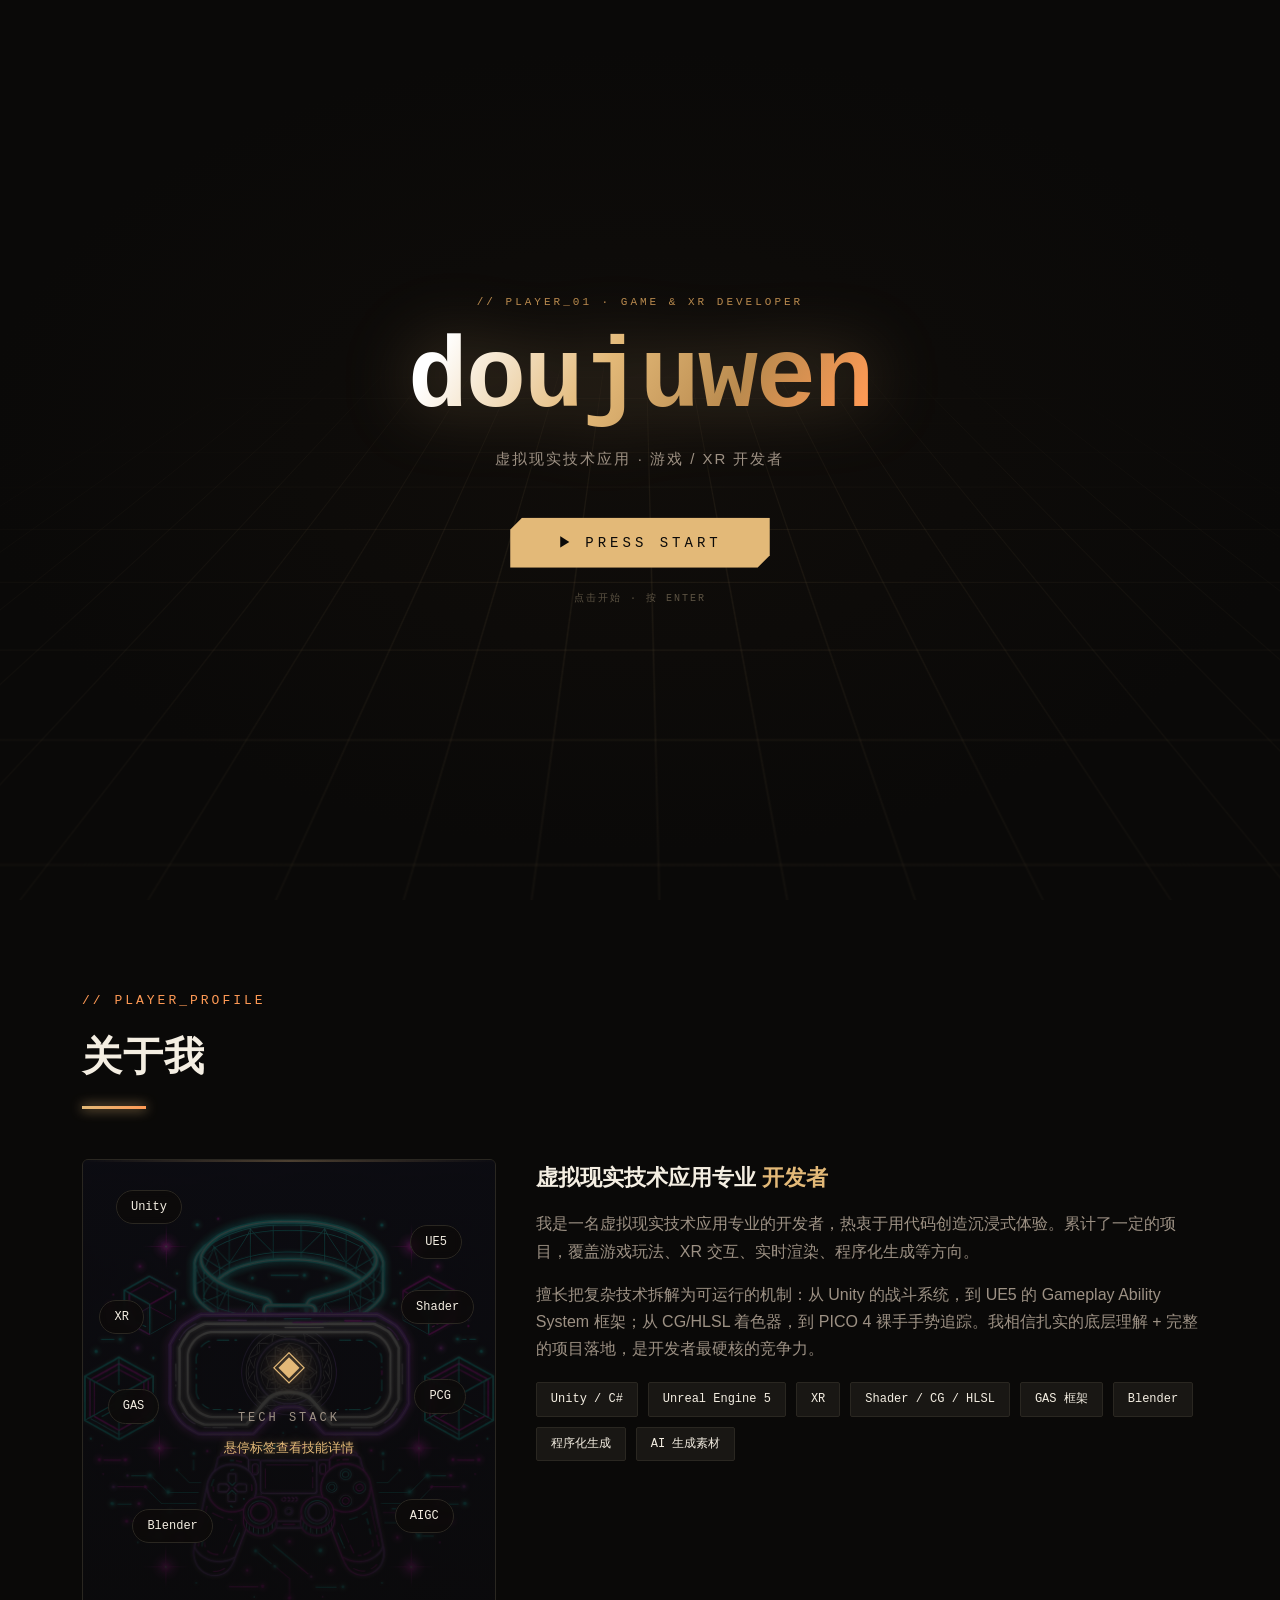
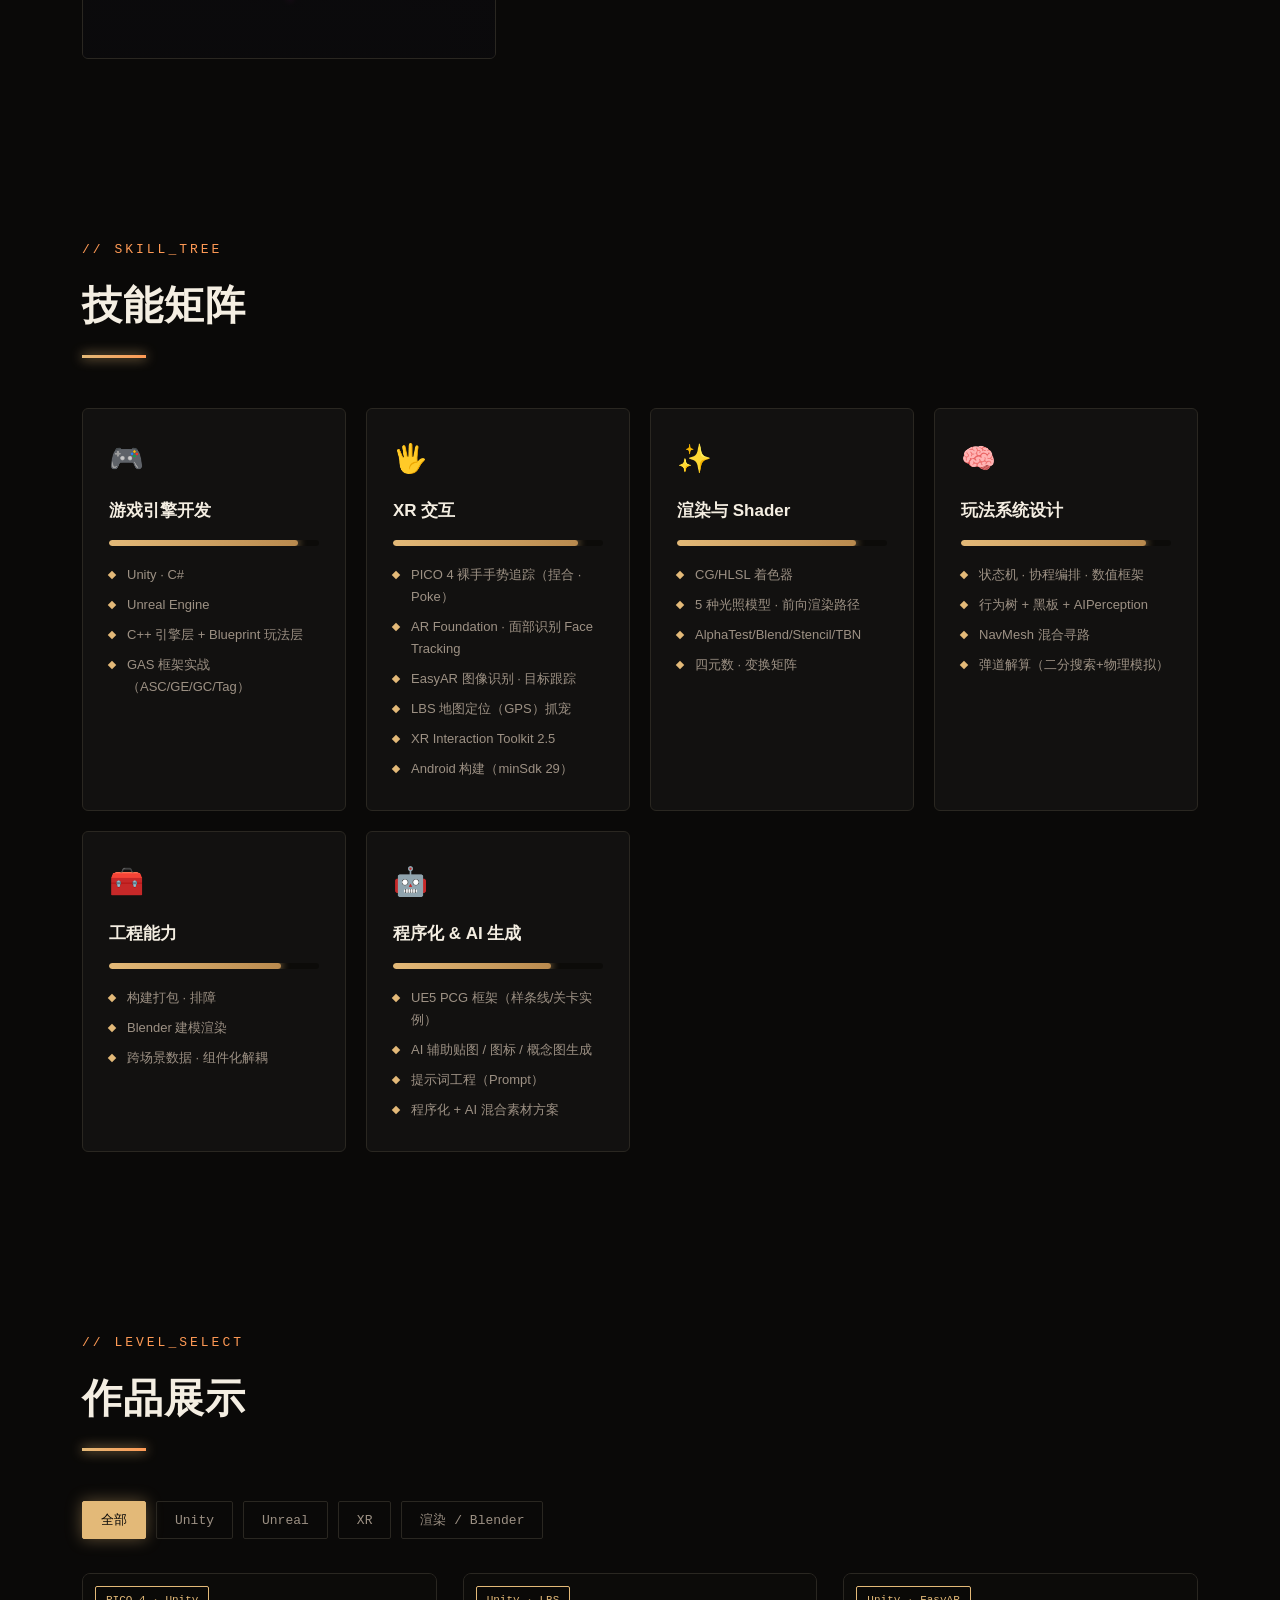
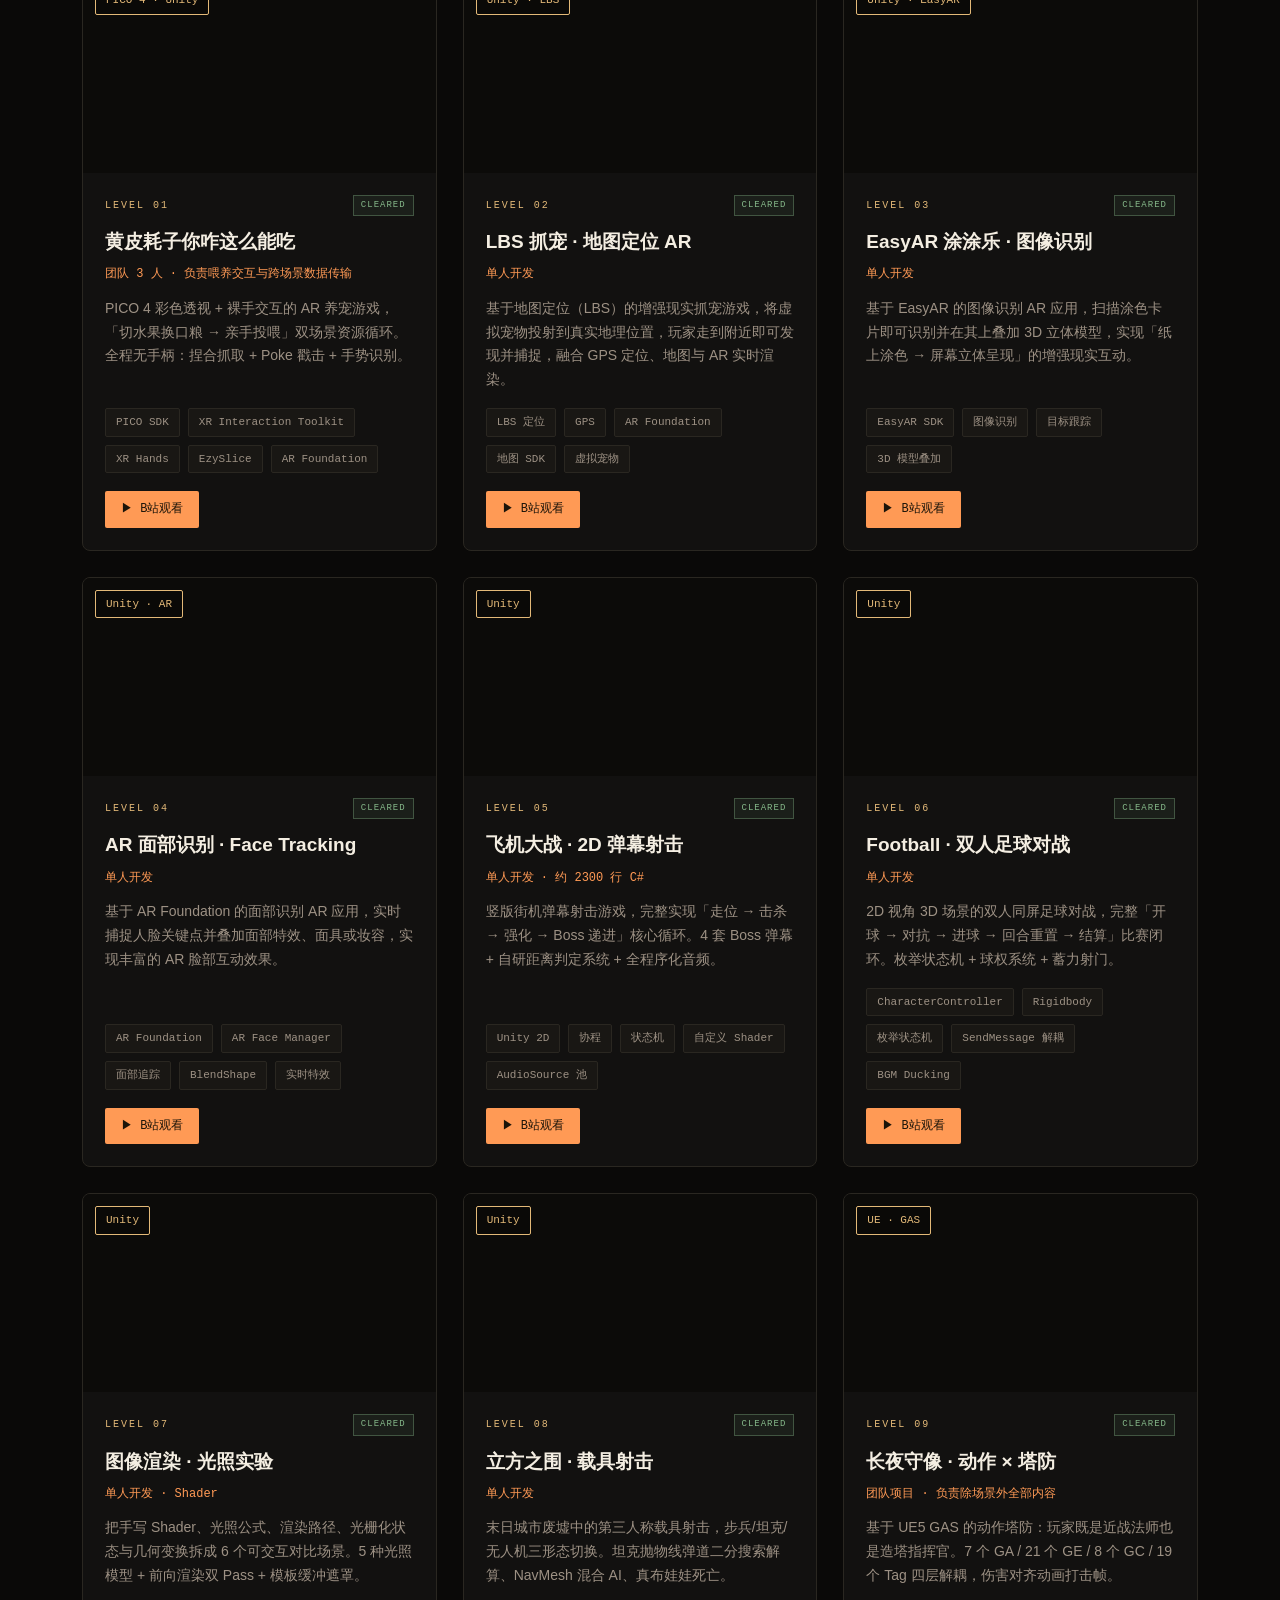
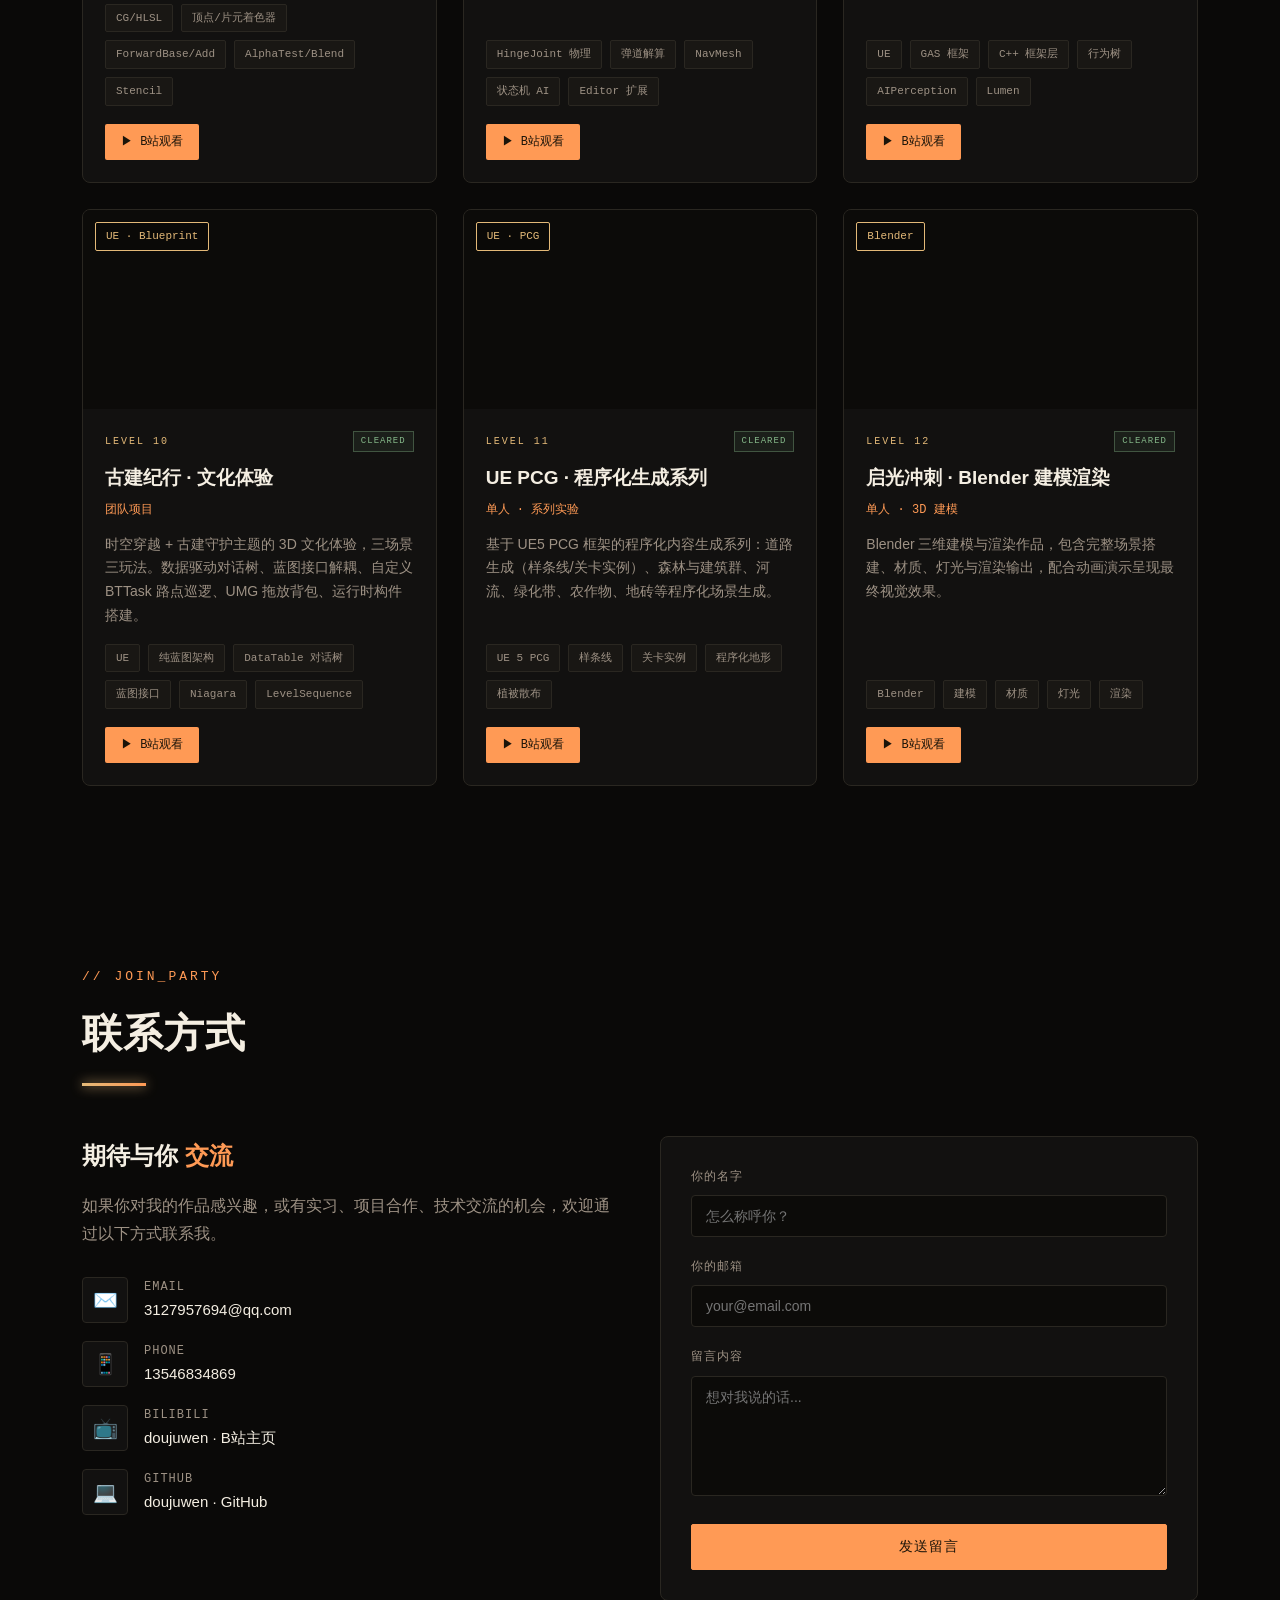
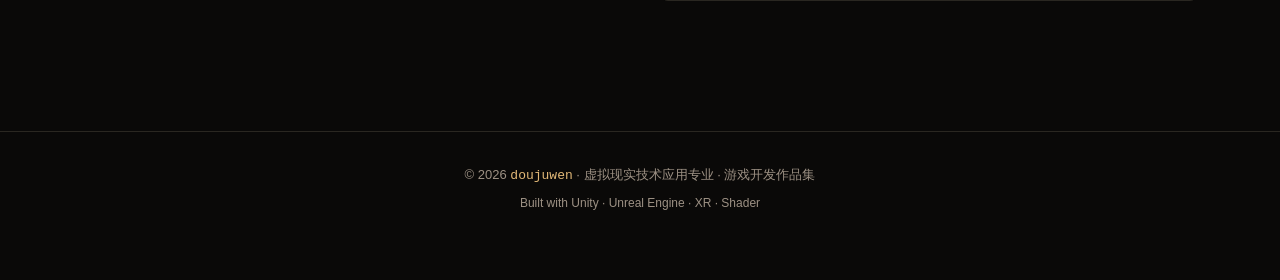
<file: index.html>
<!DOCTYPE html>
<html lang="zh-CN">
<head>
<meta charset="UTF-8">
<meta name="viewport" content="width=device-width, initial-scale=1.0">
<title>doujuwen 作品集 | 游戏开发 · XR · 虚拟现实</title>
<meta name="description" content="doujuwen 的个人作品集：虚拟现实技术应用专业开发者，专注 Unity、Unreal Engine、XR 交互、Shader 渲染、Blender 与程序化生成，共 12 个完整项目。">
<meta name="author" content="doujuwen">
<meta name="theme-color" content="#0a0908">
<!-- Open Graph（微信/QQ/微博分享卡片） -->
<meta property="og:type" content="website">
<meta property="og:title" content="doujuwen 作品集 | 游戏开发 · AR · 虚拟现实">
<meta property="og:description" content="Unity、Unreal Engine、XR、Shader、Blender 等 12 个完整项目展示">
<meta property="og:url" content="https://doujuwen.me/">
<meta property="og:image" content="https://doujuwen.me/images/cyber-bg.png">
<meta property="og:site_name" content="doujuwen 作品集">
<!-- Twitter Card -->
<meta name="twitter:card" content="summary_large_image">
<meta name="twitter:title" content="doujuwen 作品集 | 游戏开发 · XR · 虚拟现实">
<meta name="twitter:description" content="Unity、Unreal Engine、XR、Shader、Blender 等 12 个完整项目展示">
<meta name="twitter:image" content="https://doujuwen.me/images/cyber-bg.png">
<link rel="icon" href="data:image/svg+xml,%3Csvg xmlns='http://www.w3.org/2000/svg' viewBox='0 0 32 32'%3E%3Crect width='32' height='32' rx='7' fill='%230a0908'/%3E%3Cpath d='M10 7v18M10 7h7a9 9 0 0 1 0 18h-7' fill='none' stroke='%23e3b978' stroke-width='3.2' stroke-linecap='round'/%3E%3C/svg%3E">
<link rel="stylesheet" href="style.css">
</head>
<body>
<div class="scanline"></div>
<canvas id="bgCanvas"></canvas>
<!-- 背景：液态金流光 -->
<div class="bg-aurora" aria-hidden="true"><span></span><span></span></div>
<!-- 背景：透视网格地面 + 地平线 -->
<div class="bg-floor" aria-hidden="true"></div>
<div class="bg-horizon" aria-hidden="true"></div>

<!-- ===== 加载界面 ===== -->
<div class="boot" id="boot">
  <div class="boot-inner">
    <div class="boot-brand">doujuwen<span>.dev</span></div>
    <div class="boot-bar"><i id="bootBar"></i></div>
    <div class="boot-row">
      <span id="bootText">正在初始化引擎...</span>
      <span id="bootPct">0%</span>
    </div>
    <div class="boot-hint">SYSTEM BOOT SEQUENCE<span class="boot-cursor"></span></div>
  </div>
</div>

<!-- ===== 开始界面 ===== -->
<div class="title" id="title">
  <div class="title-grid"></div>
  <div class="title-inner">
    <div class="title-eyebrow">// PLAYER_01 · GAME &amp; XR DEVELOPER</div>
    <h1 class="title-name">doujuwen</h1>
    <div class="title-sub">虚拟现实技术应用 · 游戏 / XR 开发者</div>
    <button class="start-btn" id="startBtn"><span class="start-icon">▶</span>PRESS START</button>
    <div class="title-hint">点击开始 · 按 ENTER</div>
  </div>
</div>

<header class="hud">
  <div class="hud-player">
    <span class="hud-dot"></span>
    <span class="hud-id">PLAYER_01</span>
    <span class="hud-name">doujuwen</span>
  </div>
  <nav class="hud-nav" id="hudNav">
    <a href="#home" class="active"><i>01</i>HOME</a>
    <a href="#about"><i>02</i>PROFILE</a>
    <a href="#skills"><i>03</i>SKILLS</a>
    <a href="#projects"><i>04</i>LEVELS</a>
    <a href="#contact"><i>05</i>PARTY</a>
  </nav>
  <div class="hud-status">
    <span class="hud-lv">LV.24</span>
    <div class="hud-xp"><i style="width:64%"></i></div>
  </div>
  <button class="hud-toggle" id="hudToggle" aria-label="菜单">☰</button>
</header>

<section id="home" class="hero">
  <div class="hero-left">
    <div class="hero-tag">VIRTUAL REALITY · GAME DEV · XR</div>
    <h1>虚拟现实技术应用<br><span class="gradient-text">游戏开发作品集</span></h1>
    <p class="sub">专注于 Unity / Unreal Engine 游戏开发、XR开发、程序化生成与 3D 建模。从玩法设计到引擎底层，从裸手交互到光线追踪，用代码构建沉浸式世界。</p>
    <div class="hero-cta">
      <a href="#projects" class="btn solid">查看作品</a>
      <a href="#about" class="btn">了解我</a>
    </div>
  </div>
  <div class="hero-right">
    <canvas id="hero3d"></canvas>
    <div class="hero-3d-hint">拖动旋转 · DRAG TO ORBIT</div>
  </div>
  <div class="scroll-hint">▼ SCROLL</div>
</section>

<section id="about">
  <div class="sec-head">
    <div class="eyebrow">// PLAYER_PROFILE</div>
    <h2>关于我</h2>
    <div class="bar"></div>
  </div>
  <div class="about-grid">
    <div class="holo-panel" id="holoPanel">
      <div class="corner tl"></div><div class="corner tr"></div>
      <div class="corner bl"></div><div class="corner br"></div>
      <div class="holo-bg"></div>
      <div class="holo-overlay"></div>
      <div class="holo-scan"></div>
      <div class="holo-center">
        <div class="holo-center-icon">◈</div>
        <div class="holo-center-title">TECH STACK</div>
        <div class="holo-center-desc" id="holoDesc">悬停标签查看技能详情</div>
      </div>
      <div class="holo-tags">
        <span class="holo-tag" style="top:6%;left:8%;animation-delay:0s" data-desc="8 个完整项目 · C# 玩法开发">Unity</span>
        <span class="holo-tag" style="top:13%;right:8%;animation-delay:.3s" data-desc="GAS 框架 · C++ 引擎层 + Blueprint">UE5</span>
        <span class="holo-tag" style="top:28%;left:4%;animation-delay:.6s" data-desc="PICO 4 裸手交互 · XR 交互工具包">XR</span>
        <span class="holo-tag" style="top:26%;right:5%;animation-delay:.9s" data-desc="CG/HLSL 着色器">Shader</span>
        <span class="holo-tag" style="top:46%;left:6%;animation-delay:1.2s" data-desc="Gameplay Ability System 技能框架">GAS</span>
        <span class="holo-tag" style="top:44%;right:7%;animation-delay:1.5s" data-desc="程序化内容生成 · 样条线 / 关卡实例">PCG</span>
        <span class="holo-tag" style="top:70%;left:12%;animation-delay:1.8s" data-desc="三维建模 · 材质 · 灯光渲染">Blender</span>
        <span class="holo-tag" style="top:68%;right:10%;animation-delay:2.1s" data-desc="AI 辅助生成贴图 / 图标 / 概念图">AIGC</span>
      </div>
    </div>
    <div class="about-text">
      <h3>虚拟现实技术应用专业 <span>开发者</span></h3>
      <p>我是一名虚拟现实技术应用专业的开发者，热衷于用代码创造沉浸式体验。累计了一定的项目，覆盖游戏玩法、XR 交互、实时渲染、程序化生成等方向。</p>
      <p>擅长把复杂技术拆解为可运行的机制：从 Unity 的战斗系统，到 UE5 的 Gameplay Ability System 框架；从 CG/HLSL 着色器，到 PICO 4 裸手手势追踪。我相信扎实的底层理解 + 完整的项目落地，是开发者最硬核的竞争力。</p>
      <div class="about-tags">
        <span>Unity / C#</span>
        <span>Unreal Engine 5</span>
        <span>XR</span>
        <span>Shader / CG / HLSL</span>
        <span>GAS 框架</span>
        <span>Blender</span>
        <span>程序化生成</span>
        <span>AI 生成素材</span>
      </div>
    </div>
  </div>
</section>

<section id="skills">
  <div class="sec-head">
    <div class="eyebrow">// SKILL_TREE</div>
    <h2>技能矩阵</h2>
    <div class="bar"></div>
  </div>
  <div class="skill-grid">
    <div class="skill-card">
      <div class="icon">🎮</div>
      <h4>游戏引擎开发</h4>
      <div class="skill-bar"><i style="width:90%"></i></div>
      <ul>
        <li>Unity · C#</li>
        <li>Unreal Engine</li>
        <li>C++ 引擎层 + Blueprint 玩法层</li>
        <li>GAS 框架实战（ASC/GE/GC/Tag）</li>
      </ul>
    </div>
    <div class="skill-card">
      <div class="icon">🖐️</div>
      <h4>XR 交互</h4>
      <div class="skill-bar"><i style="width:88%"></i></div>
      <ul>
        <li>PICO 4 裸手手势追踪（捏合 · Poke）</li>
        <li>AR Foundation · 面部识别 Face Tracking</li>
        <li>EasyAR 图像识别 · 目标跟踪</li>
        <li>LBS 地图定位（GPS）抓宠</li>
        <li>XR Interaction Toolkit 2.5</li>
        <li>Android 构建（minSdk 29）</li>
      </ul>
    </div>
    <div class="skill-card">
      <div class="icon">✨</div>
      <h4>渲染与 Shader</h4>
      <div class="skill-bar"><i style="width:85%"></i></div>
      <ul>
        <li>CG/HLSL 着色器</li>
        <li>5 种光照模型 · 前向渲染路径</li>
        <li>AlphaTest/Blend/Stencil/TBN</li>
        <li>四元数 · 变换矩阵</li>
      </ul>
    </div>
    <div class="skill-card">
      <div class="icon">🧠</div>
      <h4>玩法系统设计</h4>
      <div class="skill-bar"><i style="width:88%"></i></div>
      <ul>
        <li>状态机 · 协程编排 · 数值框架</li>
        <li>行为树 + 黑板 + AIPerception</li>
        <li>NavMesh 混合寻路</li>
        <li>弹道解算（二分搜索+物理模拟）</li>
      </ul>
    </div>
    <div class="skill-card">
      <div class="icon">🧰</div>
      <h4>工程能力</h4>
      <div class="skill-bar"><i style="width:82%"></i></div>
      <ul>
        <li>构建打包 · 排障</li>
        <li>Blender 建模渲染</li>
        <li>跨场景数据 · 组件化解耦</li>
      </ul>
    </div>
    <div class="skill-card">
      <div class="icon">🤖</div>
      <h4>程序化 & AI 生成</h4>
      <div class="skill-bar"><i style="width:75%"></i></div>
      <ul>
        <li>UE5 PCG 框架（样条线/关卡实例）</li>
        <li>AI 辅助贴图 / 图标 / 概念图生成</li>
        <li>提示词工程（Prompt）</li>
        <li>程序化 + AI 混合素材方案</li>
      </ul>
    </div>
  </div>
</section>

<section id="projects">
  <div class="sec-head">
    <div class="eyebrow">// LEVEL_SELECT</div>
    <h2>作品展示</h2>
    <div class="bar"></div>
  </div>
  <div class="filter-bar">
    <button class="filter-btn active" data-filter="all">全部</button>
    <button class="filter-btn" data-filter="unity">Unity</button>
    <button class="filter-btn" data-filter="ue">Unreal</button>
    <button class="filter-btn" data-filter="ar">XR</button>
    <button class="filter-btn" data-filter="render">渲染 / Blender</button>
  </div>
  <div class="projects-grid" id="projectsGrid">

    <div class="project-card" data-category="ar">
      <div class="project-media">
        <span class="engine-badge">PICO 4 · Unity</span>
        <iframe src="https://player.bilibili.com/player.html?bvid=BV1wM4A6UEQ6&autoplay=0&danmaku=0" allowfullscreen loading="lazy"></iframe>
      </div>
      <div class="project-body">
        <div class="level-head"><span class="level-no">LEVEL 01</span><span class="level-status">CLEARED</span></div>
        <h3>黄皮耗子你咋这么能吃</h3>
        <div class="role">团队 3 人 · 负责喂养交互与跨场景数据传输</div>
        <p class="desc">PICO 4 彩色透视 + 裸手交互的 AR 养宠游戏，「切水果换口粮 → 亲手投喂」双场景资源循环。全程无手柄：捏合抓取 + Poke 戳击 + 手势识别。</p>
        <div class="tech">
          <span>PICO SDK</span><span>XR Interaction Toolkit</span><span>XR Hands</span><span>EzySlice</span><span>AR Foundation</span>
        </div>
        <div class="project-links">
          <a class="link-bili" href="https://www.bilibili.com/video/BV1wM4A6UEQ6" data-bvid="BV1wM4A6UEQ6">▶ B站观看</a>
        </div>
      </div>
    </div>

    <div class="project-card" data-category="ar">
      <div class="project-media">
        <span class="engine-badge">Unity · LBS</span>
        <iframe src="https://player.bilibili.com/player.html?bvid=BV1mR436EEEJ&autoplay=0&danmaku=0" allowfullscreen loading="lazy"></iframe>
      </div>
      <div class="project-body">
        <div class="level-head"><span class="level-no">LEVEL 02</span><span class="level-status">CLEARED</span></div>
        <h3>LBS 抓宠 · 地图定位 AR</h3>
        <div class="role">单人开发</div>
        <p class="desc">基于地图定位（LBS）的增强现实抓宠游戏，将虚拟宠物投射到真实地理位置，玩家走到附近即可发现并捕捉，融合 GPS 定位、地图与 AR 实时渲染。</p>
        <div class="tech">
          <span>LBS 定位</span><span>GPS</span><span>AR Foundation</span><span>地图 SDK</span><span>虚拟宠物</span>
        </div>
        <div class="project-links">
          <a class="link-bili" href="https://www.bilibili.com/video/BV1mR436EEEJ" data-bvid="BV1mR436EEEJ">▶ B站观看</a>
        </div>
      </div>
    </div>

    <div class="project-card" data-category="ar">
      <div class="project-media">
        <span class="engine-badge">Unity · EasyAR</span>
        <iframe src="https://player.bilibili.com/player.html?bvid=BV1mR436EELs&autoplay=0&danmaku=0" allowfullscreen loading="lazy"></iframe>
      </div>
      <div class="project-body">
        <div class="level-head"><span class="level-no">LEVEL 03</span><span class="level-status">CLEARED</span></div>
        <h3>EasyAR 涂涂乐 · 图像识别</h3>
        <div class="role">单人开发</div>
        <p class="desc">基于 EasyAR 的图像识别 AR 应用，扫描涂色卡片即可识别并在其上叠加 3D 立体模型，实现「纸上涂色 → 屏幕立体呈现」的增强现实互动。</p>
        <div class="tech">
          <span>EasyAR SDK</span><span>图像识别</span><span>目标跟踪</span><span>3D 模型叠加</span>
        </div>
        <div class="project-links">
          <a class="link-bili" href="https://www.bilibili.com/video/BV1mR436EELs" data-bvid="BV1mR436EELs">▶ B站观看</a>
        </div>
      </div>
    </div>

    <div class="project-card" data-category="ar">
      <div class="project-media">
        <span class="engine-badge">Unity · AR</span>
        <iframe src="https://player.bilibili.com/player.html?bvid=BV1Cw4G6CEfj&autoplay=0&danmaku=0" allowfullscreen loading="lazy"></iframe>
      </div>
      <div class="project-body">
        <div class="level-head"><span class="level-no">LEVEL 04</span><span class="level-status">CLEARED</span></div>
        <h3>AR 面部识别 · Face Tracking</h3>
        <div class="role">单人开发</div>
        <p class="desc">基于 AR Foundation 的面部识别 AR 应用，实时捕捉人脸关键点并叠加面部特效、面具或妆容，实现丰富的 AR 脸部互动效果。</p>
        <div class="tech">
          <span>AR Foundation</span><span>AR Face Manager</span><span>面部追踪</span><span>BlendShape</span><span>实时特效</span>
        </div>
        <div class="project-links">
          <a class="link-bili" href="https://www.bilibili.com/video/BV1Cw4G6CEfj" data-bvid="BV1Cw4G6CEfj">▶ B站观看</a>
        </div>
      </div>
    </div>

    <div class="project-card" data-category="unity">
      <div class="project-media">
        <span class="engine-badge">Unity</span>
        <iframe src="https://player.bilibili.com/player.html?bvid=BV1wM4A6UEDg&autoplay=0&danmaku=0" allowfullscreen loading="lazy"></iframe>
      </div>
      <div class="project-body">
        <div class="level-head"><span class="level-no">LEVEL 05</span><span class="level-status">CLEARED</span></div>
        <h3>飞机大战 · 2D 弹幕射击</h3>
        <div class="role">单人开发 · 约 2300 行 C#</div>
        <p class="desc">竖版街机弹幕射击游戏，完整实现「走位 → 击杀 → 强化 → Boss 递进」核心循环。4 套 Boss 弹幕 + 自研距离判定系统 + 全程序化音频。</p>
        <div class="tech">
          <span>Unity 2D</span><span>协程</span><span>状态机</span><span>自定义 Shader</span><span>AudioSource 池</span>
        </div>
        <div class="project-links">
          <a class="link-bili" href="https://www.bilibili.com/video/BV1wM4A6UEDg" data-bvid="BV1wM4A6UEDg">▶ B站观看</a>
        </div>
      </div>
    </div>

    <div class="project-card" data-category="unity">
      <div class="project-media">
        <span class="engine-badge">Unity</span>
        <iframe src="https://player.bilibili.com/player.html?bvid=BV1wM4A6SEBM&autoplay=0&danmaku=0" allowfullscreen loading="lazy"></iframe>
      </div>
      <div class="project-body">
        <div class="level-head"><span class="level-no">LEVEL 06</span><span class="level-status">CLEARED</span></div>
        <h3>Football · 双人足球对战</h3>
        <div class="role">单人开发</div>
        <p class="desc">2D 视角 3D 场景的双人同屏足球对战，完整「开球 → 对抗 → 进球 → 回合重置 → 结算」比赛闭环。枚举状态机 + 球权系统 + 蓄力射门。</p>
        <div class="tech">
          <span>CharacterController</span><span>Rigidbody</span><span>枚举状态机</span><span>SendMessage 解耦</span><span>BGM Ducking</span>
        </div>
        <div class="project-links">
          <a class="link-bili" href="https://www.bilibili.com/video/BV1wM4A6SEBM" data-bvid="BV1wM4A6SEBM">▶ B站观看</a>
        </div>
      </div>
    </div>

    <div class="project-card" data-category="render">
      <div class="project-media">
        <span class="engine-badge">Unity</span>
        <iframe src="https://player.bilibili.com/player.html?bvid=BV1cg4A67E9y&autoplay=0&danmaku=0" allowfullscreen loading="lazy"></iframe>
      </div>
      <div class="project-body">
        <div class="level-head"><span class="level-no">LEVEL 07</span><span class="level-status">CLEARED</span></div>
        <h3>图像渲染 · 光照实验</h3>
        <div class="role">单人开发 · Shader</div>
        <p class="desc">把手写 Shader、光照公式、渲染路径、光栅化状态与几何变换拆成 6 个可交互对比场景。5 种光照模型 + 前向渲染双 Pass + 模板缓冲遮罩。</p>
        <div class="tech">
          <span>CG/HLSL</span><span>顶点/片元着色器</span><span>ForwardBase/Add</span><span>AlphaTest/Blend</span><span>Stencil</span>
        </div>
        <div class="project-links">
          <a class="link-bili" href="https://www.bilibili.com/video/BV1cg4A67E9y" data-bvid="BV1cg4A67E9y">▶ B站观看</a>
        </div>
      </div>
    </div>

    <div class="project-card" data-category="unity">
      <div class="project-media">
        <span class="engine-badge">Unity</span>
        <iframe src="https://player.bilibili.com/player.html?bvid=BV1wg4A67EuG&autoplay=0&danmaku=0" allowfullscreen loading="lazy"></iframe>
      </div>
      <div class="project-body">
        <div class="level-head"><span class="level-no">LEVEL 08</span><span class="level-status">CLEARED</span></div>
        <h3>立方之围 · 载具射击</h3>
        <div class="role">单人开发</div>
        <p class="desc">末日城市废墟中的第三人称载具射击，步兵/坦克/无人机三形态切换。坦克抛物线弹道二分搜索解算、NavMesh 混合 AI、真布娃娃死亡。</p>
        <div class="tech">
          <span>HingeJoint 物理</span><span>弹道解算</span><span>NavMesh</span><span>状态机 AI</span><span>Editor 扩展</span>
        </div>
        <div class="project-links">
          <a class="link-bili" href="https://www.bilibili.com/video/BV1wg4A67EuG" data-bvid="BV1wg4A67EuG">▶ B站观看</a>
        </div>
      </div>
    </div>

    <div class="project-card" data-category="ue">
      <div class="project-media">
        <span class="engine-badge">UE · GAS</span>
        <iframe src="https://player.bilibili.com/player.html?bvid=BV1Bv4w63Ep3&autoplay=0&danmaku=0" allowfullscreen loading="lazy"></iframe>
      </div>
      <div class="project-body">
        <div class="level-head"><span class="level-no">LEVEL 09</span><span class="level-status">CLEARED</span></div>
        <h3>长夜守像 · 动作 × 塔防</h3>
        <div class="role">团队项目 · 负责除场景外全部内容</div>
        <p class="desc">基于 UE5 GAS 的动作塔防：玩家既是近战法师也是造塔指挥官。7 个 GA / 21 个 GE / 8 个 GC / 19 个 Tag 四层解耦，伤害对齐动画打击帧。</p>
        <div class="tech">
          <span>UE</span><span>GAS 框架</span><span>C++ 框架层</span><span>行为树</span><span>AIPerception</span><span>Lumen</span>
        </div>
        <div class="project-links">
          <a class="link-bili" href="https://www.bilibili.com/video/BV1Bv4w63Ep3" data-bvid="BV1Bv4w63Ep3">▶ B站观看</a>
        </div>
      </div>
    </div>

    <div class="project-card" data-category="ue">
      <div class="project-media">
        <span class="engine-badge">UE · Blueprint</span>
        <iframe src="https://player.bilibili.com/player.html?bvid=BV1jz4w6BEEg&autoplay=0&danmaku=0" allowfullscreen loading="lazy"></iframe>
      </div>
      <div class="project-body">
        <div class="level-head"><span class="level-no">LEVEL 10</span><span class="level-status">CLEARED</span></div>
        <h3>古建纪行 · 文化体验</h3>
        <div class="role">团队项目</div>
        <p class="desc">时空穿越 + 古建守护主题的 3D 文化体验，三场景三玩法。数据驱动对话树、蓝图接口解耦、自定义 BTTask 路点巡逻、UMG 拖放背包、运行时构件搭建。</p>
        <div class="tech">
          <span>UE</span><span>纯蓝图架构</span><span>DataTable 对话树</span><span>蓝图接口</span><span>Niagara</span><span>LevelSequence</span>
        </div>
        <div class="project-links">
          <a class="link-bili" href="https://www.bilibili.com/video/BV1jz4w6BEEg" data-bvid="BV1jz4w6BEEg">▶ B站观看</a>
        </div>
      </div>
    </div>

    <div class="project-card" data-category="ue">
      <div class="project-media">
        <span class="engine-badge">UE · PCG</span>
        <iframe src="https://player.bilibili.com/player.html?bvid=BV1Ei4w66EF6&autoplay=0&danmaku=0" allowfullscreen loading="lazy"></iframe>
      </div>
      <div class="project-body">
        <div class="level-head"><span class="level-no">LEVEL 11</span><span class="level-status">CLEARED</span></div>
        <h3>UE PCG · 程序化生成系列</h3>
        <div class="role">单人 · 系列实验</div>
        <p class="desc">基于 UE5 PCG 框架的程序化内容生成系列：道路生成（样条线/关卡实例）、森林与建筑群、河流、绿化带、农作物、地砖等程序化场景生成。</p>
        <div class="tech">
          <span>UE 5 PCG</span><span>样条线</span><span>关卡实例</span><span>程序化地形</span><span>植被散布</span>
        </div>
        <div class="project-links">
          <a class="link-bili" href="https://www.bilibili.com/video/BV1Ei4w66EF6" data-bvid="BV1Ei4w66EF6">▶ B站观看</a>
        </div>
      </div>
    </div>

    <div class="project-card" data-category="render">
      <div class="project-media">
        <span class="engine-badge">Blender</span>
        <iframe src="https://player.bilibili.com/player.html?bvid=BV1iz4w6BE6m&autoplay=0&danmaku=0" allowfullscreen loading="lazy"></iframe>
      </div>
      <div class="project-body">
        <div class="level-head"><span class="level-no">LEVEL 12</span><span class="level-status">CLEARED</span></div>
        <h3>启光冲刺 · Blender 建模渲染</h3>
        <div class="role">单人 · 3D 建模</div>
        <p class="desc">Blender 三维建模与渲染作品，包含完整场景搭建、材质、灯光与渲染输出，配合动画演示呈现最终视觉效果。</p>
        <div class="tech">
          <span>Blender</span><span>建模</span><span>材质</span><span>灯光</span><span>渲染</span>
        </div>
        <div class="project-links">
          <a class="link-bili" href="https://www.bilibili.com/video/BV1iz4w6BE6m" data-bvid="BV1iz4w6BE6m">▶ B站观看</a>
        </div>
      </div>
    </div>

  </div>
</section>

<section id="contact">
  <div class="sec-head">
    <div class="eyebrow">// JOIN_PARTY</div>
    <h2>联系方式</h2>
    <div class="bar"></div>
  </div>
  <div class="contact-wrap">
    <div class="contact-info">
      <h3>期待与你 <span>交流</span></h3>
      <p>如果你对我的作品感兴趣，或有实习、项目合作、技术交流的机会，欢迎通过以下方式联系我。</p>
      <ul class="contact-list">
        <li>
          <div class="c-icon">✉️</div>
          <div><div class="c-label">EMAIL</div><a href="mailto:3127957694@qq.com"><div class="c-value">3127957694@qq.com</div></a></div>
        </li>
        <li>
          <div class="c-icon">📱</div>
          <div><div class="c-label">PHONE</div><a href="tel:13546834869"><div class="c-value">13546834869</div></a></div>
        </li>
        <li>
          <div class="c-icon">📺</div>
          <div><div class="c-label">BILIBILI</div><a href="https://space.bilibili.com/1149213314" target="_blank"><div class="c-value">doujuwen · B站主页</div></a></div>
        </li>
        <li>
          <div class="c-icon">💻</div>
          <div><div class="c-label">GITHUB</div><a href="https://github.com/doujuwen" target="_blank"><div class="c-value">doujuwen · GitHub</div></a></div>
        </li>
      </ul>
    </div>
    <form class="contact-form" action="https://formsubmit.co/3127957694@qq.com" method="POST" onsubmit="handleSubmit(event)">
      <label>你的名字</label>
      <input type="text" name="name" placeholder="怎么称呼你？">
      <label>你的邮箱</label>
      <input type="email" name="email" placeholder="your@email.com">
      <label>留言内容</label>
      <textarea name="message" placeholder="想对我说的话..."></textarea>
      <button type="submit" class="btn solid">发送留言</button>
    </form>
  </div>
</section>

<footer>
  <p>© <span id="year"></span> <span class="mono">doujuwen</span> · 虚拟现实技术应用专业 · 游戏开发作品集</p>
  <p style="margin-top:6px;font-size:12px">Built with Unity · Unreal Engine · XR · Shader</p>
</footer>

<div class="progress-hud">
  <span>PROGRESS</span>
  <div class="progress-bar"><i id="progressBar"></i></div>
  <span id="progressPct">0%</span>
</div>

<button class="back-top" id="backTop" aria-label="返回顶部">↑</button>

<div class="video-modal" id="videoModal" onclick="if(event.target===this)closeVideo()">
  <div class="video-modal-inner">
    <button class="video-modal-close" onclick="closeVideo()">×</button>
    <iframe id="videoFrame" src="" allowfullscreen allow="autoplay; fullscreen; encrypted-media"></iframe>
  </div>
</div>

<script>
// ===== 游戏化：加载序列 + 开始界面 =====
(function(){
  const boot = document.getElementById('boot');
  const bootBar = document.getElementById('bootBar');
  const bootPct = document.getElementById('bootPct');
  const bootText = document.getElementById('bootText');
  const title = document.getElementById('title');
  const startBtn = document.getElementById('startBtn');

  // 同一标签页会话内已看过开场，或带 ?nointro 参数 → 直接跳过（直达 3D 首屏）
  try{
    if(sessionStorage.getItem('dj_booted') || location.search.indexOf('nointro') > -1){
      if(boot) boot.classList.add('done');
      if(title) title.style.display = 'none';
      return;
    }
    sessionStorage.setItem('dj_booted','1');
  }catch(e){}

  const steps = [
    {p:18, t:'初始化渲染管线...'},
    {p:38, t:'加载 Shader 资源...'},
    {p:58, t:'编译 Gameplay Ability...'},
    {p:76, t:'同步 B 站视频流...'},
    {p:92, t:'构建 3D 场景...'},
    {p:100, t:'系统就绪。'}
  ];
  let i = 0;
  const timer = setInterval(() => {
    if(i >= steps.length){ clearInterval(timer); return; }
    const s = steps[i++];
    bootBar.style.width = s.p + '%';
    bootPct.textContent = s.p + '%';
    bootText.textContent = s.t;
  }, 220);

  setTimeout(() => { if(boot) boot.classList.add('done'); }, 1500);
  setTimeout(() => { if(boot && !boot.classList.contains('done')) boot.classList.add('done'); }, 3500);

  function enter(){
    if(!title || title.classList.contains('hide')) return;
    title.classList.add('hide');
    setTimeout(() => { title.style.display = 'none'; }, 700);
  }
  if(startBtn) startBtn.addEventListener('click', enter);
  document.addEventListener('keydown', e => {
    if(e.key === 'Enter' && title && !title.classList.contains('hide')) enter();
  });
})();

// ===== HUD 移动端菜单 =====
(function(){
  const t = document.getElementById('hudToggle');
  const n = document.getElementById('hudNav');
  if(t && n){
    t.addEventListener('click', () => n.classList.toggle('open'));
    n.querySelectorAll('a').forEach(a => a.addEventListener('click', () => n.classList.remove('open')));
  }
})();

// ===== 滚动进度 HUD =====
(function(){
  const bar = document.getElementById('progressBar');
  const pct = document.getElementById('progressPct');
  if(!bar || !pct) return;
  function update(){
    const h = document.documentElement.scrollHeight - window.innerHeight;
    const p = h > 0 ? Math.min(100, Math.round(window.scrollY / h * 100)) : 0;
    bar.style.width = p + '%';
    pct.textContent = p + '%';
  }
  window.addEventListener('scroll', update);
  update();
})();

// 背景互动粒子
(function(){
  const canvas = document.getElementById('bgCanvas');
  const ctx = canvas.getContext('2d');
  const COLORS = ['#e3b978','#ff9a55','#b98a4e','#ffe0a0'];
  let W, H;
  function resize(){ W = canvas.width = innerWidth; H = canvas.height = innerHeight; }
  resize(); addEventListener('resize', resize);
  let ps = [];
  const PARTICLE_COUNT = innerWidth < 768 ? 50 : 100;
  for(let i=0;i<PARTICLE_COUNT;i++){
    ps.push({x:Math.random()*W, y:Math.random()*H, vx:(Math.random()-.5)*.3, vy:(Math.random()-.5)*.3, r:Math.random()*1.8+.6, c:COLORS[i%4], a:Math.random()*.5+.15});
  }
  const mouse = {x:null,y:null};
  addEventListener('mousemove', e => { mouse.x=e.clientX; mouse.y=e.clientY; });
  addEventListener('click', e => {
    for(let i=0;i<10;i++){
      const ang = Math.PI*2/10*i;
      ps.push({x:e.clientX,y:e.clientY,vx:Math.cos(ang)*1.6,vy:Math.sin(ang)*1.6,r:Math.random()*2+1,c:COLORS[i%4],a:.8,life:1,ripple:true});
    }
  });
  (function loop(){
    ctx.clearRect(0,0,W,H);
    for(let i=ps.length-1;i>=0;i--){
      const p = ps[i];
      if(mouse.x!==null && !p.ripple){
        const dx=mouse.x-p.x, dy=mouse.y-p.y, d=Math.hypot(dx,dy);
        if(d<140 && d>1){ const f=(140-d)/140*.06; p.vx+=dx/d*f; p.vy+=dy/d*f; }
      }
      p.vx*=.97; p.vy*=.97; p.x+=p.vx; p.y+=p.vy;
      if(p.x<0||p.x>W){p.vx*=-1;} if(p.y<0||p.y>H){p.vy*=-1;}
      if(p.life!==undefined){ p.life-=.02; if(p.life<=0){ps.splice(i,1);continue;} p.a=p.life; }
      ctx.beginPath(); ctx.arc(p.x,p.y,p.r,0,Math.PI*2);
      ctx.fillStyle=p.c; ctx.globalAlpha=p.a; ctx.fill();
    }
    ctx.globalAlpha=1;
    requestAnimationFrame(loop);
  })();
})();

// 年份
document.getElementById('year').textContent = new Date().getFullYear();

// 导航滚动高亮
const sections = document.querySelectorAll('section[id]');
const navLinks = document.querySelectorAll('.hud-nav a');
window.addEventListener('scroll', () => {
  let current = '';
  sections.forEach(s => {
    const top = s.offsetTop - 100;
    if (window.scrollY >= top) current = s.getAttribute('id');
  });
  navLinks.forEach(a => {
    a.classList.toggle('active', a.getAttribute('href') === '#' + current);
  });
});

// 返回顶部按钮
const backTop = document.getElementById('backTop');
window.addEventListener('scroll', () => {
  backTop.classList.toggle('show', window.scrollY > 400);
});
backTop.addEventListener('click', () => {
  window.scrollTo({ top: 0, behavior: 'smooth' });
});

// 项目筛选
const filterBtns = document.querySelectorAll('.filter-btn');
const cards = document.querySelectorAll('.project-card');
filterBtns.forEach(btn => {
  btn.addEventListener('click', () => {
    filterBtns.forEach(b => b.classList.remove('active'));
    btn.classList.add('active');
    const f = btn.dataset.filter;
    cards.forEach(card => {
      const cats = card.dataset.category.split(' ');
      const show = f === 'all' || cats.includes(f);
      card.style.display = show ? '' : 'none';
    });
  });
});

// 表单提交（通过 FormSubmit 转发到 QQ 邮箱）
function handleSubmit(e) {
  e.preventDefault();
  const form = e.target;
  const name = form.name.value.trim();
  const email = form.email.value.trim();
  const msg = form.message.value.trim();
  if (!name || !email || !msg) { alert('请填写完整信息'); return; }

  const btn = form.querySelector('button[type="submit"]');
  const oldText = btn.textContent;
  btn.disabled = true;
  btn.textContent = '发送中...';

  fetch('https://formsubmit.co/ajax/3127957694@qq.com', {
    method: 'POST',
    headers: { 'Content-Type': 'application/json', 'Accept': 'application/json' },
    body: JSON.stringify({ name: name, email: email, message: msg, _subject: '作品集网站新留言：' + name })
  })
    .then(res => res.json())
    .then(data => {
      if (data.success === 'true' || data.success === true) {
        alert('感谢你的留言！我已收到，会尽快回复你 😊');
        form.reset();
      } else {
        alert('发送失败，请稍后重试，或直接发邮件给我：3127957694@qq.com');
      }
    })
    .catch(() => {
      alert('发送失败（网络问题），请直接发邮件给我：3127957694@qq.com');
    })
    .finally(() => {
      btn.disabled = false;
      btn.textContent = oldText;
    });
}

// B站视频弹窗播放
function openVideo(bvid){
  const modal = document.getElementById('videoModal');
  document.getElementById('videoFrame').src = 'https://player.bilibili.com/player.html?bvid=' + bvid + '&autoplay=1&danmaku=0&high_quality=1';
  modal.classList.add('show');
  document.body.style.overflow = 'hidden';
}
function closeVideo(){
  document.getElementById('videoModal').classList.remove('show');
  document.getElementById('videoFrame').src = '';
  document.body.style.overflow = '';
}
document.querySelectorAll('.link-bili').forEach(a => {
  a.addEventListener('click', e => {
    const bvid = a.dataset.bvid;
    if(bvid){ e.preventDefault(); openVideo(bvid); }
  });
});
document.addEventListener('keydown', e => { if(e.key === 'Escape') closeVideo(); });

// 全息技能云互动
const holoDesc = document.getElementById('holoDesc');
document.querySelectorAll('.holo-tag').forEach(tag => {
  tag.addEventListener('mouseenter', () => { holoDesc.textContent = tag.dataset.desc; });
  tag.addEventListener('mouseleave', () => { holoDesc.textContent = '悬停标签查看技能详情'; });
  tag.addEventListener('click', () => { document.getElementById('skills').scrollIntoView({behavior:'smooth'}); });
});
const holoPanel = document.getElementById('holoPanel');
if(holoPanel){
  holoPanel.addEventListener('mousemove', e => {
    const r = holoPanel.getBoundingClientRect();
    const x = (e.clientX - r.left) / r.width - .5;
    const y = (e.clientY - r.top) / r.height - .5;
    const bg = holoPanel.querySelector('.holo-bg');
    bg.style.transform = 'translate(' + (x*12) + 'px,' + (y*12) + 'px) scale(1.05)';
  });
  holoPanel.addEventListener('mouseleave', () => {
    holoPanel.querySelector('.holo-bg').style.transform = '';
  });
}

// 滚动淡入 + 技能进度条动画
if('IntersectionObserver' in window){
  const revealObserver = new IntersectionObserver(entries => {
    entries.forEach(e => {
      if(e.isIntersecting){ e.target.classList.add('visible'); revealObserver.unobserve(e.target); }
    });
  }, {threshold: 0.12});
  document.querySelectorAll('.skill-card, .project-card, .about-grid > div, .contact-wrap > div').forEach(el => {
    el.classList.add('reveal');
    revealObserver.observe(el);
  });
  document.querySelectorAll('.skill-bar i').forEach(bar => {
    const target = bar.style.width;
    bar.style.width = '0';
    const obs = new IntersectionObserver(entries => {
      entries.forEach(e => {
        if(e.isIntersecting){
          bar.style.transition = 'width 1s ease';
          bar.style.width = target;
          obs.unobserve(bar);
        }
      });
    }, {threshold: 0.5});
    obs.observe(bar);
  });
} else {
  document.querySelectorAll('.reveal').forEach(el => el.classList.add('visible'));
}
</script>

<!-- ===== Three.js 3D 首屏（全局脚本版，支持双击 file:// 直接打开）===== -->
<script src="lib/three.global.js"></script>
<script>
(function(){
  if(typeof THREE === 'undefined') return;
  const canvas = document.getElementById('hero3d');
  if(!canvas) return;

  let renderer;
  try{
    renderer = new THREE.WebGLRenderer({ canvas, antialias:true, alpha:true });
  }catch(e){
    canvas.style.display = 'none';
    return;
  }
  renderer.setPixelRatio(Math.min(window.devicePixelRatio || 1, 2));

  const scene = new THREE.Scene();
  const camera = new THREE.PerspectiveCamera(42, 1, 0.1, 200);
  camera.position.set(0, 0.3, 8);

  const C_PRIMARY = 0xe3b978;
  const C_ACCENT  = 0xff9a55;
  const C_PURPLE  = 0xb98a4e;

  // 光照
  scene.add(new THREE.AmbientLight(0xffd7a0, 1.1));
  const l1 = new THREE.PointLight(C_PRIMARY, 140, 55); l1.position.set(5, 5, 7); scene.add(l1);
  const l2 = new THREE.PointLight(C_ACCENT, 90, 55);   l2.position.set(-6, -4, 5); scene.add(l2);
  const l3 = new THREE.PointLight(C_PURPLE, 70, 55);   l3.position.set(0, 7, -5); scene.add(l3);

  const group = new THREE.Group();
  scene.add(group);
  // ===== 主视觉：3D 游戏手柄 =====
  const pad = new THREE.Group();
  pad.scale.setScalar(1.18);
  group.add(pad);

  // --- 手柄外壳：2D 轮廓挤出成型 ---
  const shellShape = new THREE.Shape();
  shellShape.moveTo(-1.42, 0.18);
  shellShape.quadraticCurveTo(-1.30, 0.76, -0.76, 0.78);
  shellShape.lineTo(0.76, 0.78);
  shellShape.quadraticCurveTo(1.30, 0.76, 1.42, 0.18);
  shellShape.lineTo(1.44, -0.18);
  shellShape.quadraticCurveTo(1.58, -0.74, 1.18, -0.96);
  shellShape.quadraticCurveTo(0.92, -1.10, 0.66, -0.72);
  shellShape.quadraticCurveTo(0.48, -0.46, 0, -0.46);
  shellShape.quadraticCurveTo(-0.48, -0.46, -0.66, -0.72);
  shellShape.quadraticCurveTo(-0.92, -1.10, -1.18, -0.96);
  shellShape.quadraticCurveTo(-1.58, -0.74, -1.44, -0.18);
  shellShape.closePath();

  const shellGeo = new THREE.ExtrudeGeometry(shellShape, {
    depth: 0.32, curveSegments: 20,
    bevelEnabled: true, bevelThickness: 0.10, bevelSize: 0.10, bevelSegments: 3
  });
  shellGeo.translate(0, 0, -0.16);

  const shell = new THREE.Mesh(shellGeo, new THREE.MeshStandardMaterial({
    color: 0x141310, metalness: 0.94, roughness: 0.26,
    emissive: 0x0b0a09, emissiveIntensity: 0.9
  }));
  pad.add(shell);

  // 需要呼吸发光的材质集合
  const padGlow = [];

  // --- 前后霓虹轮廓 ---
  [0.31, -0.31].forEach(function(z, i){
    const pts = shellShape.getPoints(90).map(function(p){
      return new THREE.Vector3(p.x * 1.014, p.y * 1.014, z);
    });
    pts.push(pts[0].clone());
    const mat = new THREE.LineBasicMaterial({
      color: i ? C_ACCENT : C_PRIMARY,
      transparent: true, opacity: i ? 0.22 : 0.8
    });
    pad.add(new THREE.Line(new THREE.BufferGeometry().setFromPoints(pts), mat));
    padGlow.push({ mat: mat, kind: 'op', base: i ? 0.22 : 0.8, amp: i ? 0.10 : 0.25 });
  });

  // --- 左右摇杆：凹槽 + 倾斜杆身 + 圆帽（一眼能看出是可推动的摇杆） ---
  const socketMat = new THREE.MeshStandardMaterial({ color: 0x121110, metalness: 0.8, roughness: 0.6 });
  const shaftMat  = new THREE.MeshStandardMaterial({ color: 0x2a2722, metalness: 0.9, roughness: 0.4 });
  const capMat    = new THREE.MeshStandardMaterial({
    color: 0xa8804a, metalness: 0.68, roughness: 0.42,
    emissive: 0x4a3416, emissiveIntensity: 1.2
  });
  const socketGeo    = new THREE.CylinderGeometry(0.205, 0.205, 0.06, 34);
  const shaftGeo     = new THREE.CylinderGeometry(0.072, 0.090, 0.16, 20);
  const capGeo       = new THREE.SphereGeometry(0.158, 26, 18);

  // [x, y, 倾斜角]  —— 左摇杆，垂直不倾斜
  [[-0.80, 0.02, 0]].forEach(function(p){
    const socket = new THREE.Mesh(socketGeo, socketMat);
    socket.rotation.x = Math.PI / 2;
    socket.position.set(p[0], p[1], 0.250);
    pad.add(socket);

    // 杆体整体倾斜（以凹槽为支点）
    const stem = new THREE.Group();
    stem.position.set(p[0], p[1], 0.280);
    stem.rotation.y = p[2];

    const shaft = new THREE.Mesh(shaftGeo, shaftMat);
    shaft.rotation.x = Math.PI / 2;
    shaft.position.z = 0.085;
    stem.add(shaft);

    const cap = new THREE.Mesh(capGeo, capMat);
    cap.scale.set(1, 1, 0.86);
    cap.position.z = 0.190;
    stem.add(cap);

    pad.add(stem);
  });

  // --- 右侧四颗功能键 ---
  const FACE = [0xff9a55, 0xd9a860, 0x86b98a, 0xc9713f];
  const btnGeo = new THREE.CylinderGeometry(0.072, 0.072, 0.085, 20);
  [[0, 0.175], [0.175, 0], [0, -0.175], [-0.175, 0]].forEach(function(o, i){
    const m = new THREE.MeshStandardMaterial({
      color: FACE[i], emissive: FACE[i], emissiveIntensity: 0.9,
      metalness: 0.6, roughness: 0.3
    });
    const b = new THREE.Mesh(btnGeo, m);
    b.rotation.x = Math.PI / 2;
    b.position.set(0.80 + o[0], 0.02 + o[1], 0.345);
    pad.add(b);
    padGlow.push({ mat: m, kind: 'emi', base: 0.55, amp: 0.45 });
  });

  // --- 中央两颗小键 + 灯条 ---
  [-0.14, 0.14].forEach(function(x){
    const pill = new THREE.Mesh(
      new THREE.CylinderGeometry(0.055, 0.055, 0.075, 16),
      new THREE.MeshStandardMaterial({
        color: 0x4a4338, metalness: 0.9, roughness: 0.3,
        emissive: 0x1b150e, emissiveIntensity: 1
      })
    );
    pill.rotation.x = Math.PI / 2;
    pill.position.set(x, 0.34, 0.345);
    pad.add(pill);
  });

  const lightBarMat = new THREE.MeshBasicMaterial({ color: C_PRIMARY, transparent: true, opacity: 0.85 });
  const lightBar = new THREE.Mesh(new THREE.BoxGeometry(0.92, 0.035, 0.04), lightBarMat);
  lightBar.position.set(0, 0.56, 0.35);
  pad.add(lightBar);
  padGlow.push({ mat: lightBarMat, kind: 'op', base: 0.85, amp: 0.2 });

  // --- 顶部肩键 ---
  [[-0.82, 1], [0.82, -1]].forEach(function(p){
    const bump = new THREE.Mesh(
      new THREE.BoxGeometry(0.50, 0.12, 0.30),
      new THREE.MeshStandardMaterial({
        color: 0x221f1a, metalness: 0.9, roughness: 0.34,
        emissive: 0x120e08, emissiveIntensity: 0.7
      })
    );
    bump.position.set(p[0], 0.79, -0.05);
    bump.rotation.z = p[1] * 0.05;
    pad.add(bump);
  });

  // ===== 背景：方块下落 =====
  const UNIT = 0.46;
  const PALETTE = [C_PRIMARY, C_ACCENT, C_PURPLE, 0x86b98a];

  const SHAPES = {
    T: [[-1,0],[0,0],[1,0],[0,1]],
    J: [[0,0],[0,1],[0,2],[1,2]],
    L: [[0,0],[0,1],[0,2],[1,0]],
    S: [[0,0],[1,0],[1,1],[2,1]],
    Z: [[1,0],[2,0],[0,1],[1,1]],
    I: [[0,0],[1,0],[2,0],[3,0]],
    O: [[0,0],[1,0],[0,1],[1,1]]
  };

  const cubeGeo = new THREE.BoxGeometry(UNIT*0.88, UNIT*0.88, UNIT*0.88);
  const edgeGeo = new THREE.EdgesGeometry(cubeGeo);

  function makePiece(cells, colorHex, scale){
    const inner = new THREE.Group();
    const mat = new THREE.MeshStandardMaterial({
      color: colorHex, emissive: colorHex, emissiveIntensity: 0.6,
      metalness: 0.5, roughness: 0.32, transparent: true, opacity: 0.16,
      depthWrite: false
    });
    const lineMat = new THREE.LineBasicMaterial({ color: colorHex, transparent: true, opacity: 0.42 });

    cells.forEach(function(c){
      const cube = new THREE.Mesh(cubeGeo, mat);
      cube.position.set(c[0]*UNIT, c[1]*UNIT, 0);
      inner.add(cube);
      const line = new THREE.LineSegments(edgeGeo, lineMat);
      line.position.copy(cube.position);
      inner.add(line);
    });

    // 让形状以自身几何中心为原点
    const xs = cells.map(function(c){ return c[0]; });
    const ys = cells.map(function(c){ return c[1]; });
    inner.position.x = -(Math.min.apply(null,xs) + Math.max.apply(null,xs)) / 2 * UNIT;
    inner.position.y = -(Math.min.apply(null,ys) + Math.max.apply(null,ys)) / 2 * UNIT;

    const wrap = new THREE.Group();
    wrap.add(inner);
    wrap.scale.setScalar(scale || 1);
    wrap.userData.mat = mat;
    wrap.userData.lineMat = lineMat;
    return wrap;
  }

  const field = new THREE.Group();
  field.position.z = -3.6;
  group.add(field);

  const FIELD_TOP = 4.8, FIELD_BOTTOM = -4.8, FIELD_HALF_W = 3.4;

  function resetFaller(p, initial){
    p.position.x = (Math.random() - 0.5) * FIELD_HALF_W * 2;
    p.position.y = initial
      ? FIELD_BOTTOM + Math.random() * (FIELD_TOP - FIELD_BOTTOM)
      : FIELD_TOP + Math.random() * 3.2;
    p.position.z = (Math.random() - 0.5) * 2.4;
    p.rotation.set(Math.random()*6.28, Math.random()*6.28, Math.random()*6.28);
    p.userData.speed = 0.42 + Math.random() * 0.75;
    p.userData.rotSpeed = (Math.random() - 0.5) * 0.5;
    const op = 0.11 + Math.random() * 0.15;
    p.userData.mat.opacity = op;
    p.userData.lineMat.opacity = op + 0.24;
  }

  const fallers = [];
  const FALL_KEYS = ['T','J','L','S','Z','I','O','T','S','L'];
  FALL_KEYS.forEach(function(k, i){
    const piece = makePiece(SHAPES[k], PALETTE[i % 4], 0.6 + Math.random()*0.32);
    resetFaller(piece, true);
    field.add(piece);
    fallers.push(piece);
  });

  // 环绕光环
  const rings = [];
  [2.48, 3.05].forEach(function(r, i){
    const ring = new THREE.Mesh(
      new THREE.TorusGeometry(r, 0.0045, 6, 140),
      new THREE.MeshBasicMaterial({
        color: i ? C_ACCENT : C_PRIMARY,
        transparent:true, opacity: i ? 0.25 : 0.35
      })
    );
    ring.rotation.x = Math.PI/2 + (i ? 0.4 : 0);
    ring.rotation.z = i * 0.5;
    group.add(ring);
    rings.push(ring);
  });

  // 粒子星云
  const COUNT = 1500;
  const pos = new Float32Array(COUNT*3);
  const col = new Float32Array(COUNT*3);
  const c1 = new THREE.Color(C_PRIMARY);
  const c2 = new THREE.Color(C_ACCENT);
  const c3 = new THREE.Color(C_PURPLE);
  for(let i=0;i<COUNT;i++){
    const r = 3.2 + Math.random()*4.2;
    const theta = Math.random()*Math.PI*2;
    const phi = Math.acos(2*Math.random()-1);
    pos[i*3]   = r*Math.sin(phi)*Math.cos(theta);
    pos[i*3+1] = r*Math.sin(phi)*Math.sin(theta)*0.62;
    pos[i*3+2] = r*Math.cos(phi);
    const rnd = Math.random();
    const c = rnd < 0.62 ? c1 : (rnd < 0.85 ? c3 : c2);
    col[i*3] = c.r; col[i*3+1] = c.g; col[i*3+2] = c.b;
  }
  const pGeo = new THREE.BufferGeometry();
  pGeo.setAttribute('position', new THREE.BufferAttribute(pos,3));
  pGeo.setAttribute('color', new THREE.BufferAttribute(col,3));
  const points = new THREE.Points(pGeo, new THREE.PointsMaterial({
    size: 0.032, vertexColors: true, transparent: true, opacity: 0.9,
    blending: THREE.AdditiveBlending, depthWrite: false
  }));
  group.add(points);

  // 交互
  let dragging = false, px = 0, py = 0;
  let targetRotY = -0.3, targetRotX = 0.1;
  let curRotY = -0.3, curRotX = 0.1;
  let mx = 0, my = 0;

  canvas.addEventListener('pointerdown', function(e){
    dragging = true; px = e.clientX; py = e.clientY;
    if(canvas.setPointerCapture) canvas.setPointerCapture(e.pointerId);
  });
  canvas.addEventListener('pointerup', function(){ dragging = false; });
  canvas.addEventListener('pointercancel', function(){ dragging = false; });
  canvas.addEventListener('pointermove', function(e){
    if(!dragging) return;
    targetRotY += (e.clientX - px) * 0.008;
    targetRotX += (e.clientY - py) * 0.006;
    targetRotX = Math.max(-0.85, Math.min(0.85, targetRotX));
    px = e.clientX; py = e.clientY;
  });
  window.addEventListener('pointermove', function(e){
    if(dragging) return;
    mx = (e.clientX / window.innerWidth - 0.5);
    my = (e.clientY / window.innerHeight - 0.5);
  });

  function resize(){
    const w = canvas.clientWidth || 1;
    const h = canvas.clientHeight || 1;
    renderer.setSize(w, h, false);
    camera.aspect = w/h;
    // 窄屏时后退，保证手柄完整可见
    camera.position.z = camera.aspect < 1 ? 8 * (1 / camera.aspect) : 8;
    camera.updateProjectionMatrix();
  }
  resize();
  window.addEventListener('resize', resize);
  if(window.ResizeObserver){ new ResizeObserver(resize).observe(canvas); }

  const clock = new THREE.Clock();
  let spin = 0;
  let tAcc = 0;

  let lastW = 0, lastH = 0;
  function animate(){
    requestAnimationFrame(animate);
    if(canvas.clientWidth !== lastW || canvas.clientHeight !== lastH){
      lastW = canvas.clientWidth; lastH = canvas.clientHeight;
      resize();
    }
    const dt = Math.min(clock.getDelta(), 0.06);
    tAcc += dt;
    const t = tAcc;

    spin += dt * 0.11;
    const parX = dragging ? 0 : mx * 0.28;
    const parY = dragging ? 0 : my * 0.16;

    curRotY += (targetRotY + spin + parX - curRotY) * 0.075;
    curRotX += (targetRotX + parY - curRotX) * 0.075;

    // 手柄：跟随拖动 + 轻微悬浮摇摆
    pad.rotation.y = curRotY;
    pad.rotation.x = curRotX + Math.sin(t * 0.62) * 0.035;
    pad.rotation.z = Math.sin(t * 0.45) * 0.028;
    pad.position.y = Math.sin(t * 0.85) * 0.10;

    // 霓虹描边 / 按钮呼吸
    const pulse = 0.5 + Math.sin(t * 1.7) * 0.5;
    padGlow.forEach(function(g){
      if(g.kind === 'emi') g.mat.emissiveIntensity = g.base + pulse * g.amp;
      else g.mat.opacity = g.base * (0.55 + pulse * 0.6);
    });

    // 背景方块持续下落
    fallers.forEach(function(p){
      p.position.y -= p.userData.speed * dt;
      p.rotation.x += p.userData.rotSpeed * dt;
      p.rotation.z += p.userData.rotSpeed * dt * 0.6;
      if(p.position.y < FIELD_BOTTOM) resetFaller(p, false);
    });

    rings[0].rotation.z = t * 0.18;
    rings[1].rotation.z = -t * 0.12;

    points.rotation.y = t * 0.028;
    points.rotation.x = Math.sin(t * 0.18) * 0.05;

    renderer.render(scene, camera);
  }
  animate();
})();
</script>
</body>
</html>
</file>
<file: style.css>
:root{
  --bg:#0a0908;
  --bg2:#0c0b09;
  --panel:#121110;
  --panel2:#191714;
  --line:#2a2721;
  --cyan:#e3b978;
  --magenta:#ff9a55;
  --purple:#b98a4e;
  --yellow:#ffe0a0;
  --green:#86b98a;
  --text:#f4eee2;
  --muted:#9d9184;
  --font:'Segoe UI','PingFang SC','Microsoft YaHei',sans-serif;
  --mono:'Cascadia Code','JetBrains Mono',Consolas,monospace;
}
*{margin:0;padding:0;box-sizing:border-box}
html{scroll-behavior:smooth}
body{
  font-family:var(--font);
  background:var(--bg);
  color:var(--text);
  line-height:1.7;
  overflow-x:hidden;
}
::selection{background:var(--magenta);color:#1b1409}
a{color:inherit;text-decoration:none}

/* ===== 背景层 1：墙面细网格（缓慢漂移 + 中心渐隐） ===== */
body::before{
  content:"";
  position:fixed;inset:0;z-index:-6;pointer-events:none;
  background:
    linear-gradient(rgba(227,185,120,.042) 1px,transparent 1px),
    linear-gradient(90deg,rgba(227,185,120,.042) 1px,transparent 1px);
  background-size:48px 48px;
  -webkit-mask-image:radial-gradient(ellipse 82% 72% at 50% 30%,#000 0%,transparent 78%);
  mask-image:radial-gradient(ellipse 82% 72% at 50% 30%,#000 0%,transparent 78%);
  animation:gridDrift 42s linear infinite;
}
@keyframes gridDrift{to{background-position:48px 48px,48px 48px}}

/* ===== 背景层 2：顶部两处紧凑光斑 ===== */
.bg-aurora{position:fixed;inset:0;z-index:-5;pointer-events:none;overflow:hidden}
.bg-aurora span{position:absolute;display:block;border-radius:50%;filter:blur(58px);will-change:transform}
.bg-aurora span:nth-child(1){
  width:28vw;height:28vw;left:-7vw;top:-13vw;
  background:radial-gradient(circle,rgba(227,185,120,.30) 0%,rgba(227,185,120,.10) 45%,transparent 68%);
  animation:spot1 32s ease-in-out infinite;
}
.bg-aurora span:nth-child(2){
  width:24vw;height:24vw;right:-6vw;top:-11vw;
  background:radial-gradient(circle,rgba(255,154,85,.24) 0%,rgba(255,154,85,.08) 45%,transparent 68%);
  animation:spot2 40s ease-in-out infinite;
}
@keyframes spot1{0%,100%{transform:translate3d(0,0,0) scale(1)}50%{transform:translate3d(3vw,2vh,0) scale(1.12)}}
@keyframes spot2{0%,100%{transform:translate3d(0,0,0) scale(1.08)}50%{transform:translate3d(-3vw,2vh,0) scale(.94)}}

/* ===== 背景层 3：透视网格地面（SVG 绘制，地平线严格对齐） ===== */
.bg-floor{
  position:fixed;left:0;right:0;bottom:0;height:36vh;z-index:-4;pointer-events:none;
  background-image:url("data:image/svg+xml,%3Csvg%20xmlns%3D%22http%3A%2F%2Fwww.w3.org%2F2000%2Fsvg%22%20viewBox%3D%220%200%201000%20400%22%20preserveAspectRatio%3D%22none%22%3E%3Cg%20stroke%3D%22%23e3b978%22%20stroke-opacity%3D%220.45%22%20stroke-width%3D%221%22%20vector-effect%3D%22non-scaling-stroke%22%20fill%3D%22none%22%3E%3Cline%20x1%3D%220%22%20y1%3D%22400.0%22%20x2%3D%221000%22%20y2%3D%22400.0%22%2F%3E%3Cline%20x1%3D%220%22%20y1%3D%22200.0%22%20x2%3D%221000%22%20y2%3D%22200.0%22%2F%3E%3Cline%20x1%3D%220%22%20y1%3D%22133.3%22%20x2%3D%221000%22%20y2%3D%22133.3%22%2F%3E%3Cline%20x1%3D%220%22%20y1%3D%22100.0%22%20x2%3D%221000%22%20y2%3D%22100.0%22%2F%3E%3Cline%20x1%3D%220%22%20y1%3D%2280.0%22%20x2%3D%221000%22%20y2%3D%2280.0%22%2F%3E%3Cline%20x1%3D%220%22%20y1%3D%2266.7%22%20x2%3D%221000%22%20y2%3D%2266.7%22%2F%3E%3Cline%20x1%3D%220%22%20y1%3D%2257.1%22%20x2%3D%221000%22%20y2%3D%2257.1%22%2F%3E%3Cline%20x1%3D%220%22%20y1%3D%2250.0%22%20x2%3D%221000%22%20y2%3D%2250.0%22%2F%3E%3Cline%20x1%3D%220%22%20y1%3D%2244.4%22%20x2%3D%221000%22%20y2%3D%2244.4%22%2F%3E%3Cline%20x1%3D%220%22%20y1%3D%2240.0%22%20x2%3D%221000%22%20y2%3D%2240.0%22%2F%3E%3Cline%20x1%3D%220%22%20y1%3D%2236.4%22%20x2%3D%221000%22%20y2%3D%2236.4%22%2F%3E%3Cline%20x1%3D%220%22%20y1%3D%2233.3%22%20x2%3D%221000%22%20y2%3D%2233.3%22%2F%3E%3Cline%20x1%3D%220%22%20y1%3D%2230.8%22%20x2%3D%221000%22%20y2%3D%2230.8%22%2F%3E%3Cline%20x1%3D%220%22%20y1%3D%2228.6%22%20x2%3D%221000%22%20y2%3D%2228.6%22%2F%3E%3Cline%20x1%3D%220%22%20y1%3D%2226.7%22%20x2%3D%221000%22%20y2%3D%2226.7%22%2F%3E%3Cline%20x1%3D%220%22%20y1%3D%2225.0%22%20x2%3D%221000%22%20y2%3D%2225.0%22%2F%3E%3Cline%20x1%3D%220%22%20y1%3D%2223.5%22%20x2%3D%221000%22%20y2%3D%2223.5%22%2F%3E%3Cline%20x1%3D%220%22%20y1%3D%2222.2%22%20x2%3D%221000%22%20y2%3D%2222.2%22%2F%3E%3Cline%20x1%3D%220%22%20y1%3D%2221.1%22%20x2%3D%221000%22%20y2%3D%2221.1%22%2F%3E%3Cline%20x1%3D%220%22%20y1%3D%2220.0%22%20x2%3D%221000%22%20y2%3D%2220.0%22%2F%3E%3Cline%20x1%3D%220%22%20y1%3D%2219.0%22%20x2%3D%221000%22%20y2%3D%2219.0%22%2F%3E%3Cline%20x1%3D%220%22%20y1%3D%2218.2%22%20x2%3D%221000%22%20y2%3D%2218.2%22%2F%3E%3Cline%20x1%3D%220%22%20y1%3D%2217.4%22%20x2%3D%221000%22%20y2%3D%2217.4%22%2F%3E%3Cline%20x1%3D%220%22%20y1%3D%2216.7%22%20x2%3D%221000%22%20y2%3D%2216.7%22%2F%3E%3Cline%20x1%3D%220%22%20y1%3D%2216.0%22%20x2%3D%221000%22%20y2%3D%2216.0%22%2F%3E%3Cline%20x1%3D%220%22%20y1%3D%2215.4%22%20x2%3D%221000%22%20y2%3D%2215.4%22%2F%3E%3Cline%20x1%3D%220%22%20y1%3D%2214.8%22%20x2%3D%221000%22%20y2%3D%2214.8%22%2F%3E%3Cline%20x1%3D%220%22%20y1%3D%2214.3%22%20x2%3D%221000%22%20y2%3D%2214.3%22%2F%3E%3Cline%20x1%3D%220%22%20y1%3D%2213.8%22%20x2%3D%221000%22%20y2%3D%2213.8%22%2F%3E%3Cline%20x1%3D%220%22%20y1%3D%2213.3%22%20x2%3D%221000%22%20y2%3D%2213.3%22%2F%3E%3Cline%20x1%3D%220%22%20y1%3D%2212.9%22%20x2%3D%221000%22%20y2%3D%2212.9%22%2F%3E%3Cline%20x1%3D%220%22%20y1%3D%2212.5%22%20x2%3D%221000%22%20y2%3D%2212.5%22%2F%3E%3Cline%20x1%3D%220%22%20y1%3D%2212.1%22%20x2%3D%221000%22%20y2%3D%2212.1%22%2F%3E%3Cline%20x1%3D%220%22%20y1%3D%2211.8%22%20x2%3D%221000%22%20y2%3D%2211.8%22%2F%3E%3Cline%20x1%3D%220%22%20y1%3D%2211.4%22%20x2%3D%221000%22%20y2%3D%2211.4%22%2F%3E%3Cline%20x1%3D%220%22%20y1%3D%2211.1%22%20x2%3D%221000%22%20y2%3D%2211.1%22%2F%3E%3Cline%20x1%3D%220%22%20y1%3D%2210.8%22%20x2%3D%221000%22%20y2%3D%2210.8%22%2F%3E%3Cline%20x1%3D%220%22%20y1%3D%2210.5%22%20x2%3D%221000%22%20y2%3D%2210.5%22%2F%3E%3Cline%20x1%3D%220%22%20y1%3D%2210.3%22%20x2%3D%221000%22%20y2%3D%2210.3%22%2F%3E%3Cline%20x1%3D%220%22%20y1%3D%2210.0%22%20x2%3D%221000%22%20y2%3D%2210.0%22%2F%3E%3Cline%20x1%3D%22500.0%22%20y1%3D%220%22%20x2%3D%22-864.0%22%20y2%3D%22400%22%2F%3E%3Cline%20x1%3D%22500.0%22%20y1%3D%220%22%20x2%3D%22-802.0%22%20y2%3D%22400%22%2F%3E%3Cline%20x1%3D%22500.0%22%20y1%3D%220%22%20x2%3D%22-740.0%22%20y2%3D%22400%22%2F%3E%3Cline%20x1%3D%22500.0%22%20y1%3D%220%22%20x2%3D%22-678.0%22%20y2%3D%22400%22%2F%3E%3Cline%20x1%3D%22500.0%22%20y1%3D%220%22%20x2%3D%22-616.0%22%20y2%3D%22400%22%2F%3E%3Cline%20x1%3D%22500.0%22%20y1%3D%220%22%20x2%3D%22-554.0%22%20y2%3D%22400%22%2F%3E%3Cline%20x1%3D%22500.0%22%20y1%3D%220%22%20x2%3D%22-492.0%22%20y2%3D%22400%22%2F%3E%3Cline%20x1%3D%22500.0%22%20y1%3D%220%22%20x2%3D%22-430.0%22%20y2%3D%22400%22%2F%3E%3Cline%20x1%3D%22500.0%22%20y1%3D%220%22%20x2%3D%22-368.0%22%20y2%3D%22400%22%2F%3E%3Cline%20x1%3D%22500.0%22%20y1%3D%220%22%20x2%3D%22-306.0%22%20y2%3D%22400%22%2F%3E%3Cline%20x1%3D%22500.0%22%20y1%3D%220%22%20x2%3D%22-244.0%22%20y2%3D%22400%22%2F%3E%3Cline%20x1%3D%22500.0%22%20y1%3D%220%22%20x2%3D%22-182.0%22%20y2%3D%22400%22%2F%3E%3Cline%20x1%3D%22500.0%22%20y1%3D%220%22%20x2%3D%22-120.0%22%20y2%3D%22400%22%2F%3E%3Cline%20x1%3D%22500.0%22%20y1%3D%220%22%20x2%3D%22-58.0%22%20y2%3D%22400%22%2F%3E%3Cline%20x1%3D%22500.0%22%20y1%3D%220%22%20x2%3D%224.0%22%20y2%3D%22400%22%2F%3E%3Cline%20x1%3D%22500.0%22%20y1%3D%220%22%20x2%3D%2266.0%22%20y2%3D%22400%22%2F%3E%3Cline%20x1%3D%22500.0%22%20y1%3D%220%22%20x2%3D%22128.0%22%20y2%3D%22400%22%2F%3E%3Cline%20x1%3D%22500.0%22%20y1%3D%220%22%20x2%3D%22190.0%22%20y2%3D%22400%22%2F%3E%3Cline%20x1%3D%22500.0%22%20y1%3D%220%22%20x2%3D%22252.0%22%20y2%3D%22400%22%2F%3E%3Cline%20x1%3D%22500.0%22%20y1%3D%220%22%20x2%3D%22314.0%22%20y2%3D%22400%22%2F%3E%3Cline%20x1%3D%22500.0%22%20y1%3D%220%22%20x2%3D%22376.0%22%20y2%3D%22400%22%2F%3E%3Cline%20x1%3D%22500.0%22%20y1%3D%220%22%20x2%3D%22438.0%22%20y2%3D%22400%22%2F%3E%3Cline%20x1%3D%22500.0%22%20y1%3D%220%22%20x2%3D%22500.0%22%20y2%3D%22400%22%2F%3E%3Cline%20x1%3D%22500.0%22%20y1%3D%220%22%20x2%3D%22562.0%22%20y2%3D%22400%22%2F%3E%3Cline%20x1%3D%22500.0%22%20y1%3D%220%22%20x2%3D%22624.0%22%20y2%3D%22400%22%2F%3E%3Cline%20x1%3D%22500.0%22%20y1%3D%220%22%20x2%3D%22686.0%22%20y2%3D%22400%22%2F%3E%3Cline%20x1%3D%22500.0%22%20y1%3D%220%22%20x2%3D%22748.0%22%20y2%3D%22400%22%2F%3E%3Cline%20x1%3D%22500.0%22%20y1%3D%220%22%20x2%3D%22810.0%22%20y2%3D%22400%22%2F%3E%3Cline%20x1%3D%22500.0%22%20y1%3D%220%22%20x2%3D%22872.0%22%20y2%3D%22400%22%2F%3E%3Cline%20x1%3D%22500.0%22%20y1%3D%220%22%20x2%3D%22934.0%22%20y2%3D%22400%22%2F%3E%3Cline%20x1%3D%22500.0%22%20y1%3D%220%22%20x2%3D%22996.0%22%20y2%3D%22400%22%2F%3E%3Cline%20x1%3D%22500.0%22%20y1%3D%220%22%20x2%3D%221058.0%22%20y2%3D%22400%22%2F%3E%3Cline%20x1%3D%22500.0%22%20y1%3D%220%22%20x2%3D%221120.0%22%20y2%3D%22400%22%2F%3E%3Cline%20x1%3D%22500.0%22%20y1%3D%220%22%20x2%3D%221182.0%22%20y2%3D%22400%22%2F%3E%3Cline%20x1%3D%22500.0%22%20y1%3D%220%22%20x2%3D%221244.0%22%20y2%3D%22400%22%2F%3E%3Cline%20x1%3D%22500.0%22%20y1%3D%220%22%20x2%3D%221306.0%22%20y2%3D%22400%22%2F%3E%3Cline%20x1%3D%22500.0%22%20y1%3D%220%22%20x2%3D%221368.0%22%20y2%3D%22400%22%2F%3E%3Cline%20x1%3D%22500.0%22%20y1%3D%220%22%20x2%3D%221430.0%22%20y2%3D%22400%22%2F%3E%3Cline%20x1%3D%22500.0%22%20y1%3D%220%22%20x2%3D%221492.0%22%20y2%3D%22400%22%2F%3E%3Cline%20x1%3D%22500.0%22%20y1%3D%220%22%20x2%3D%221554.0%22%20y2%3D%22400%22%2F%3E%3Cline%20x1%3D%22500.0%22%20y1%3D%220%22%20x2%3D%221616.0%22%20y2%3D%22400%22%2F%3E%3Cline%20x1%3D%22500.0%22%20y1%3D%220%22%20x2%3D%221678.0%22%20y2%3D%22400%22%2F%3E%3Cline%20x1%3D%22500.0%22%20y1%3D%220%22%20x2%3D%221740.0%22%20y2%3D%22400%22%2F%3E%3Cline%20x1%3D%22500.0%22%20y1%3D%220%22%20x2%3D%221802.0%22%20y2%3D%22400%22%2F%3E%3Cline%20x1%3D%22500.0%22%20y1%3D%220%22%20x2%3D%221864.0%22%20y2%3D%22400%22%2F%3E%3C%2Fg%3E%3C%2Fsvg%3E");
  background-size:100% 100%;
  background-repeat:no-repeat;
  -webkit-mask-image:linear-gradient(to top,#000 0%,rgba(0,0,0,.92) 35%,rgba(0,0,0,.35) 82%,transparent 100%);
  mask-image:linear-gradient(to top,#000 0%,rgba(0,0,0,.92) 35%,rgba(0,0,0,.35) 82%,transparent 100%);
}

/* ===== 背景层 4：地平线辉光 + 暗角 ===== */
body::after{
  content:"";
  position:fixed;inset:0;z-index:-3;pointer-events:none;
  background:
    linear-gradient(to top,transparent 0,transparent 36vh,rgba(227,185,120,.13) 36vh,transparent 48vh),
    radial-gradient(ellipse 92% 82% at 50% 44%,transparent 46%,rgba(6,5,4,.62) 100%);
}

/* ===== 背景层 5：地平线本体 ===== */
.bg-horizon{
  position:fixed;left:0;right:0;bottom:36vh;height:1px;z-index:-2;pointer-events:none;
  background:linear-gradient(90deg,transparent 0%,rgba(255,226,168,.45) 14%,rgba(255,232,185,.95) 50%,rgba(255,226,168,.45) 86%,transparent 100%);
  box-shadow:0 0 20px 3px rgba(227,185,120,.20),0 0 64px 14px rgba(227,185,120,.10);
  animation:horizonPulse 9s ease-in-out infinite;
}
@keyframes horizonPulse{0%,100%{opacity:.72}50%{opacity:1}}

/* 背景互动粒子层 */
#bgCanvas{position:fixed;inset:0;z-index:-1;pointer-events:none}

/* 扫描线 */
.scanline{
  position:fixed;left:0;right:0;height:2px;z-index:50;
  background:linear-gradient(90deg,transparent,var(--cyan),transparent);
  opacity:.25;pointer-events:none;
  animation:scan 8s linear infinite;
}
@keyframes scan{0%{top:-2px}100%{top:100%}}

/* 导航 */
nav{
  position:fixed;top:0;left:0;right:0;z-index:100;
  display:flex;align-items:center;justify-content:space-between;
  padding:16px 32px;
  background:rgba(10,9,8,.75);
  backdrop-filter:blur(14px);
  border-bottom:1px solid var(--line);
}
.logo{
  font-family:var(--mono);font-weight:700;font-size:18px;letter-spacing:1px;
  color:var(--cyan);text-shadow:0 0 12px rgba(227,185,120,.6);
}
.logo b{color:var(--magenta)}
.nav-links{display:flex;gap:28px;list-style:none}
.nav-links a{
  font-size:14px;color:var(--muted);position:relative;transition:.2s;
}
.nav-links a:hover,.nav-links a.active{color:var(--cyan)}
.nav-links a::after{
  content:"";position:absolute;left:0;bottom:-6px;width:0;height:2px;
  background:var(--cyan);transition:.25s;box-shadow:0 0 8px var(--cyan);
}
.nav-links a:hover::after,.nav-links a.active::after{width:100%}
.nav-toggle{display:none;font-size:24px;color:var(--cyan);cursor:pointer;background:none;border:none}

/* Hero */
.hero{
  min-height:100vh;display:flex;flex-direction:column;align-items:center;justify-content:center;
  text-align:center;padding:120px 24px 60px;position:relative;
}
.hero-tag{
  font-family:var(--mono);font-size:13px;letter-spacing:3px;color:var(--green);
  border:1px solid rgba(134,185,138,.4);padding:6px 16px;border-radius:2px;
  margin-bottom:28px;background:rgba(134,185,138,.05);
}
.hero h1{
  font-size:clamp(34px,6vw,72px);font-weight:800;line-height:1.15;letter-spacing:1px;
  margin-bottom:18px;
}
.gradient-text{
  background:linear-gradient(120deg,var(--cyan),var(--purple),var(--magenta));
  -webkit-background-clip:text;background-clip:text;color:transparent;
}
.hero p.sub{
  max-width:640px;color:var(--muted);font-size:17px;margin-bottom:36px;
}
.hero-cta{display:flex;gap:16px;flex-wrap:wrap;justify-content:center}
.btn{
  font-family:var(--mono);font-size:14px;padding:13px 28px;cursor:pointer;
  border:1px solid var(--cyan);color:var(--cyan);background:transparent;border-radius:2px;
  position:relative;overflow:hidden;transition:.25s;letter-spacing:1px;
}
.btn:hover{background:rgba(227,185,120,.1);box-shadow:0 0 20px rgba(227,185,120,.4)}
.btn.solid{background:var(--magenta);border-color:var(--magenta);color:#1b1409}
.btn.solid:hover{background:#e89a4a;box-shadow:0 0 24px rgba(255,154,85,.5)}
.scroll-hint{
  position:absolute;bottom:28px;left:50%;transform:translateX(-50%);
  color:var(--muted);font-size:12px;font-family:var(--mono);letter-spacing:2px;
  animation:bob 2s ease-in-out infinite;
}
@keyframes bob{0%,100%{transform:translate(-50%,0)}50%{transform:translate(-50%,10px)}}

/* 通用 section */
section{padding:90px 32px;max-width:1180px;margin:0 auto}
.sec-head{margin-bottom:50px}
.sec-head .eyebrow{
  font-family:var(--mono);color:var(--magenta);font-size:13px;letter-spacing:3px;margin-bottom:10px;
}
.sec-head h2{font-size:clamp(26px,4vw,40px);font-weight:800;letter-spacing:1px}
.sec-head .bar{
  width:64px;height:3px;margin-top:16px;background:linear-gradient(90deg,var(--cyan),var(--magenta));
  box-shadow:0 0 12px var(--cyan);
}

/* 关于我 */
.about-grid{display:grid;grid-template-columns:1fr 1.6fr;gap:40px;align-items:start}
.holo-panel{
  position:relative;border:1px solid var(--line);border-radius:6px;
  background:var(--panel);overflow:hidden;min-height:500px;
}
.holo-panel .corner{z-index:8}
.holo-bg{
  position:absolute;inset:-4px;background-image:url('images/cyber-bg.png');
  background-size:cover;background-position:center;opacity:.45;
  transition:transform .4s ease;
}
.holo-overlay{
  position:absolute;inset:0;
  background:linear-gradient(180deg,rgba(10,9,8,.5),rgba(10,9,8,.82));
}
.holo-scan{
  position:absolute;left:0;right:0;height:2px;z-index:4;
  background:linear-gradient(90deg,transparent,var(--cyan),transparent);
  opacity:.3;animation:holoScan 5s linear infinite;
}
@keyframes holoScan{0%{top:-2px}100%{top:100%}}
.holo-center{
  position:absolute;top:50%;left:50%;transform:translate(-50%,-50%);
  text-align:center;z-index:5;width:78%;pointer-events:none;
}
.holo-center-icon{
  font-size:34px;color:var(--cyan);margin-bottom:10px;
  text-shadow:0 0 20px rgba(227,185,120,.7);
  animation:holoPulse 2.5s ease-in-out infinite;
}
@keyframes holoPulse{0%,100%{opacity:.5}50%{opacity:1}}
.holo-center-title{
  font-family:var(--mono);font-size:12px;color:var(--muted);
  letter-spacing:3px;margin-bottom:10px;
}
.holo-center-desc{
  font-size:13px;color:var(--cyan);min-height:40px;transition:.2s;
  text-shadow:0 0 10px rgba(227,185,120,.4);line-height:1.5;
}
.holo-tags{position:absolute;inset:0;z-index:6}
.holo-tag{
  position:absolute;font-family:var(--mono);font-size:12px;
  padding:6px 14px;border:1px solid var(--line);border-radius:20px;
  color:var(--text);background:rgba(13,11,9,.72);cursor:pointer;
  transition:.25s;backdrop-filter:blur(4px);white-space:nowrap;
  animation:tagFloat 4s ease-in-out infinite;user-select:none;
}
.holo-tag:hover{
  color:#0a0908;border-color:var(--cyan);background:var(--cyan);
  box-shadow:0 0 18px rgba(227,185,120,.6);transform:scale(1.15);z-index:10;
  animation-play-state:paused;
}
@keyframes tagFloat{0%,100%{margin-top:0}50%{margin-top:-8px}}
.corner{position:absolute;width:20px;height:20px;border:2px solid var(--cyan)}
.corner.tl{top:-2px;left:-2px;border-right:none;border-bottom:none}
.corner.tr{top:-2px;right:-2px;border-left:none;border-bottom:none}
.corner.bl{bottom:-2px;left:-2px;border-right:none;border-top:none}
.corner.br{bottom:-2px;right:-2px;border-left:none;border-top:none}
.about-text h3{font-size:22px;margin-bottom:14px}
.about-text h3 span{color:var(--cyan)}
.about-text p{color:var(--muted);margin-bottom:16px}
.about-tags{display:flex;flex-wrap:wrap;gap:10px;margin-top:20px}
.about-tags span{
  font-family:var(--mono);font-size:12px;padding:6px 14px;border:1px solid var(--line);
  border-radius:2px;color:var(--text);background:var(--panel2);transition:.2s;
}
.about-tags span:hover{border-color:var(--cyan);color:var(--cyan)}

/* 技能矩阵 */
.skill-grid{display:grid;grid-template-columns:repeat(auto-fit,minmax(240px,1fr));gap:20px}
.skill-card{
  background:var(--panel);border:1px solid var(--line);border-radius:6px;padding:26px;
  transition:.25s;position:relative;overflow:hidden;
}
.skill-card:hover{transform:translateY(-4px);border-color:var(--cyan);box-shadow:0 8px 30px rgba(227,185,120,.12)}
.skill-card .icon{font-size:28px;margin-bottom:14px}
.skill-card h4{font-size:17px;margin-bottom:12px}
.skill-card .skill-bar{
  height:6px;background:var(--bg2);border-radius:3px;margin:14px 0;overflow:hidden;
}
.skill-card .skill-bar i{
  display:block;height:100%;border-radius:3px;
  background:linear-gradient(90deg,var(--cyan),var(--purple));
  box-shadow:0 0 10px var(--cyan);
}
.skill-card ul{list-style:none}
.skill-card li{color:var(--muted);font-size:13px;padding:4px 0;position:relative;padding-left:18px}
.skill-card li::before{
  content:"";position:absolute;left:0;top:12px;width:6px;height:6px;
  background:var(--cyan);transform:rotate(45deg);
}

/* 作品展示 */
.filter-bar{display:flex;flex-wrap:wrap;gap:10px;margin-bottom:34px}
.filter-btn{
  font-family:var(--mono);font-size:13px;padding:9px 18px;cursor:pointer;
  background:transparent;border:1px solid var(--line);color:var(--muted);border-radius:2px;transition:.2s;
}
.filter-btn:hover{color:var(--cyan);border-color:var(--cyan)}
.filter-btn.active{background:var(--cyan);color:#0a0908;border-color:var(--cyan);box-shadow:0 0 16px rgba(227,185,120,.4)}
.projects-grid{display:grid;grid-template-columns:repeat(auto-fill,minmax(340px,1fr));gap:26px}
.project-card{
  background:var(--panel);border:1px solid var(--line);border-radius:8px;overflow:hidden;
  transition:.25s;display:flex;flex-direction:column;
}
.project-card:hover{transform:translateY(-6px);border-color:var(--cyan);box-shadow:0 12px 40px rgba(0,0,0,.5),0 0 24px rgba(227,185,120,.15)}
.project-media{
  position:relative;aspect-ratio:16/9;background:var(--bg2);
  display:flex;align-items:center;justify-content:center;overflow:hidden;
}
.project-media video{width:100%;height:100%;object-fit:contain;background:#000}
.project-media iframe{width:100%;height:100%;border:none;display:block}
.project-media .placeholder{
  display:flex;flex-direction:column;align-items:center;gap:10px;color:var(--muted);
}
.project-media .placeholder .pl-icon{font-size:40px;color:var(--cyan);opacity:.6}
.project-media .placeholder span{font-family:var(--mono);font-size:12px;letter-spacing:2px}
.project-media .engine-badge{
  position:absolute;top:12px;left:12px;font-family:var(--mono);font-size:11px;
  padding:4px 10px;background:rgba(10,9,8,.85);border:1px solid var(--cyan);color:var(--cyan);border-radius:2px;
}
.project-body{padding:22px;display:flex;flex-direction:column;flex:1}
.project-body h3{font-size:19px;margin-bottom:6px}
.project-body .role{font-size:12px;color:var(--magenta);font-family:var(--mono);margin-bottom:12px}
.project-body .desc{color:var(--muted);font-size:14px;margin-bottom:16px;flex:1}
.project-body .tech{display:flex;flex-wrap:wrap;gap:8px;margin-bottom:18px}
.project-body .tech span{
  font-family:var(--mono);font-size:11px;padding:4px 10px;border-radius:2px;
  background:var(--panel2);border:1px solid var(--line);color:var(--muted);
}
.project-links{display:flex;gap:12px}
.project-links a{
  font-family:var(--mono);font-size:12px;padding:8px 16px;border-radius:2px;transition:.2s;
}
.link-bili{background:var(--magenta);color:#1b1409}
.link-bili:hover{background:#e89a4a;box-shadow:0 0 14px rgba(255,154,85,.5)}
.link-local{background:transparent;border:1px solid var(--cyan);color:var(--cyan)}
.link-local:hover{background:rgba(227,185,120,.1)}

/* 联系方式 */
.contact-wrap{display:grid;grid-template-columns:1fr 1fr;gap:40px}
.contact-info h3{font-size:24px;margin-bottom:16px}
.contact-info h3 span{color:var(--magenta)}
.contact-info p{color:var(--muted);margin-bottom:30px}
.contact-list{list-style:none;display:flex;flex-direction:column;gap:18px}
.contact-list li{display:flex;align-items:center;gap:16px}
.contact-list .c-icon{
  width:46px;height:46px;border:1px solid var(--line);border-radius:4px;flex-shrink:0;
  display:flex;align-items:center;justify-content:center;font-size:20px;background:var(--panel);
}
.contact-list .c-label{font-family:var(--mono);font-size:12px;color:var(--muted);letter-spacing:1px}
.contact-list .c-value{font-size:15px;color:var(--text)}
.contact-list a:hover .c-value{color:var(--cyan)}
.contact-form{
  background:var(--panel);border:1px solid var(--line);border-radius:8px;padding:30px;
}
.contact-form label{display:block;font-family:var(--mono);font-size:12px;color:var(--muted);margin-bottom:8px;letter-spacing:1px}
.contact-form input,.contact-form textarea{
  width:100%;background:var(--bg2);border:1px solid var(--line);border-radius:4px;
  color:var(--text);padding:12px 14px;font-family:var(--font);font-size:14px;margin-bottom:20px;transition:.2s;
}
.contact-form input:focus,.contact-form textarea:focus{outline:none;border-color:var(--cyan);box-shadow:0 0 10px rgba(227,185,120,.2)}
.contact-form textarea{resize:vertical;min-height:120px}
.contact-form .btn{width:100%}

/* Footer */
footer{
  border-top:1px solid var(--line);padding:32px;text-align:center;
  color:var(--muted);font-size:13px;margin-top:40px;
}
footer .mono{font-family:var(--mono);color:var(--cyan)}

/* 视频弹窗 */
.video-modal{
  position:fixed;inset:0;z-index:200;display:none;
  align-items:center;justify-content:center;
  background:rgba(0,0,0,.85);backdrop-filter:blur(6px);padding:20px;
}
.video-modal.show{display:flex}
.video-modal-inner{
  position:relative;width:min(960px,94vw);aspect-ratio:16/9;
  background:#000;border:1px solid var(--cyan);border-radius:6px;
  box-shadow:0 0 40px rgba(227,185,120,.3);
}
.video-modal-inner iframe{width:100%;height:100%;border:none;border-radius:6px;display:block}
.video-modal-close{
  position:absolute;top:-16px;right:-16px;width:36px;height:36px;border-radius:50%;
  background:var(--magenta);color:#1b1409;border:none;font-size:20px;cursor:pointer;
  display:flex;align-items:center;justify-content:center;z-index:10;line-height:1;
  box-shadow:0 0 14px rgba(255,154,85,.5);
}
.video-modal-close:hover{background:#e89a4a}

/* 滚动淡入动画 */
.reveal{opacity:0;transform:translateY(24px);transition:opacity .6s ease, transform .6s ease}
.reveal.visible{opacity:1;transform:none}

/* 返回顶部按钮 */
.back-top{
  position:fixed;right:24px;bottom:24px;z-index:90;
  width:44px;height:44px;border-radius:4px;
  border:1px solid var(--cyan);background:rgba(10,9,8,.7);
  color:var(--cyan);font-size:20px;cursor:pointer;
  display:flex;align-items:center;justify-content:center;
  opacity:0;visibility:hidden;transform:translateY(12px);
  transition:.25s;backdrop-filter:blur(8px);
}
.back-top.show{opacity:1;visibility:visible;transform:none}
.back-top:hover{background:var(--cyan);color:#0a0908;box-shadow:0 0 16px rgba(227,185,120,.5)}

/* 响应式 */
@media(max-width:768px){
  nav{padding:14px 20px}
  .nav-links{
    position:fixed;top:60px;left:0;right:0;flex-direction:column;gap:0;
    background:rgba(10,9,8,.97);border-bottom:1px solid var(--line);padding:10px 0;
    display:none;
  }
  .nav-links.open{display:flex}
  .nav-links li{padding:14px 24px}
  .nav-toggle{display:block}
  .about-grid,.contact-wrap{grid-template-columns:1fr}
  section{padding:70px 20px}
  .projects-grid{grid-template-columns:1fr}
}

/* ============================================================
   GAME LAYER — 游戏化改造层
   加载界面 / 开始界面 / HUD 导航 / 关卡卡片 / 滚动进度
   ============================================================ */

/* ---------- 加载界面 ---------- */
.boot{
  position:fixed;inset:0;z-index:9999;
  background:#0a0908;
  display:flex;align-items:center;justify-content:center;
  transition:opacity .5s ease,visibility .5s;
}
.boot.done{opacity:0;visibility:hidden;pointer-events:none}
.boot-inner{width:min(460px,84vw)}
.boot-brand{
  font-family:var(--mono);font-size:26px;font-weight:700;letter-spacing:2px;
  color:var(--cyan);margin-bottom:26px;text-shadow:0 0 24px rgba(227,185,120,.45);
}
.boot-brand span{color:var(--magenta)}
.boot-bar{height:3px;background:#0f1524;border:1px solid var(--line);margin-bottom:12px;overflow:hidden}
.boot-bar i{display:block;height:100%;width:0;background:linear-gradient(90deg,var(--cyan),var(--green));box-shadow:0 0 10px var(--cyan)}
.boot-row{display:flex;justify-content:space-between;font-family:var(--mono);font-size:11px;letter-spacing:1px;color:var(--muted)}
.boot-hint{margin-top:8px;font-family:var(--mono);font-size:9px;letter-spacing:3px;color:#332c22}
.boot-cursor{display:inline-block;width:6px;height:11px;background:var(--cyan);margin-left:3px;animation:blink 1s steps(2) infinite;vertical-align:-1px}
@keyframes blink{50%{opacity:0}}

/* ---------- 开始界面 ---------- */
.title{
  position:fixed;inset:0;z-index:9998;
  display:flex;align-items:center;justify-content:center;text-align:center;
  background:radial-gradient(ellipse 72% 62% at 50% 50%,#100d0a 0%,#0a0908 72%);
  transition:opacity .6s ease,visibility .6s;overflow:hidden;
}
.title.hide{opacity:0;visibility:hidden;pointer-events:none}
.title-grid{
  position:absolute;inset:-15%;
  background-image:
    linear-gradient(rgba(227,185,120,.08) 1px,transparent 1px),
    linear-gradient(90deg,rgba(227,185,120,.08) 1px,transparent 1px);
  background-size:56px 56px;
  transform:perspective(520px) rotateX(56deg) translateY(12%);
  animation:gridMove 16s linear infinite;
  -webkit-mask-image:radial-gradient(ellipse 58% 48% at 50% 50%,#000 0%,transparent 70%);
  mask-image:radial-gradient(ellipse 58% 48% at 50% 50%,#000 0%,transparent 70%);
}
@keyframes gridMove{to{background-position:0 56px,56px 0}}
.title-inner{position:relative;z-index:1;padding:24px}
.title-eyebrow{font-family:var(--mono);font-size:11px;letter-spacing:3px;color:var(--purple);margin-bottom:18px}
.title-name{
  font-family:var(--mono);font-size:clamp(46px,11vw,100px);font-weight:800;
  letter-spacing:-2px;line-height:1;
  background:linear-gradient(120deg,#fff 8%,var(--cyan) 42%,var(--purple) 70%,var(--magenta) 96%);
  -webkit-background-clip:text;background-clip:text;color:transparent;
  filter:drop-shadow(0 0 34px rgba(227,185,120,.32));
}
.title-sub{margin-top:16px;color:var(--muted);font-size:15px;letter-spacing:2px}
.start-btn{
  margin-top:46px;position:relative;
  font-family:var(--mono);font-size:14px;letter-spacing:4px;
  padding:16px 48px;cursor:pointer;color:#0a0908;background:var(--cyan);border:none;
  clip-path:polygon(12px 0,100% 0,100% calc(100% - 12px),calc(100% - 12px) 100%,0 100%,0 12px);
  box-shadow:0 0 30px rgba(227,185,120,.45);
  transition:background .25s,box-shadow .25s,transform .25s;
}
.start-btn:hover{background:#fff;box-shadow:0 0 46px rgba(227,185,120,.85);transform:translateY(-2px)}
.start-btn .start-icon{margin-right:9px}
.title-hint{margin-top:22px;font-family:var(--mono);font-size:10px;letter-spacing:2px;color:#5c5343}

/* ---------- HUD 导航 ---------- */
.hud{
  position:fixed;top:0;left:0;right:0;z-index:100;
  display:grid;grid-template-columns:auto 1fr auto;align-items:center;gap:26px;
  padding:12px 30px;
  background:rgba(10,9,8,.86);backdrop-filter:blur(18px);
  border-bottom:1px solid var(--line);
  font-family:var(--mono);
}
.hud-player{display:flex;align-items:center;gap:9px;font-size:12px}
.hud-dot{width:7px;height:7px;border-radius:50%;background:var(--green);box-shadow:0 0 10px var(--green);animation:dotBlink 2.4s ease-in-out infinite}
@keyframes dotBlink{50%{opacity:.3}}
.hud-id{color:var(--muted);letter-spacing:1px;font-size:10px}
.hud-name{color:var(--cyan);font-weight:700;font-size:14px}
.hud-nav{display:flex;justify-content:center;gap:24px;font-size:11px;letter-spacing:1px}
.hud-nav a{color:var(--muted);display:flex;gap:6px;align-items:center;padding:4px 0;position:relative;transition:color .2s}
.hud-nav a i{color:#4a4133;font-size:9px;font-style:normal}
.hud-nav a:hover,.hud-nav a.active{color:var(--cyan)}
.hud-nav a.active::after{content:"";position:absolute;left:0;right:0;bottom:-2px;height:1px;background:var(--cyan);box-shadow:0 0 8px var(--cyan)}
.hud-status{display:flex;align-items:center;gap:10px;font-size:11px}
.hud-lv{color:var(--yellow);letter-spacing:1px}
.hud-xp{width:72px;height:4px;background:#1a1612;border:1px solid var(--line);overflow:hidden}
.hud-xp i{display:block;height:100%;background:linear-gradient(90deg,var(--yellow),var(--magenta))}
.hud-toggle{display:none;background:none;border:none;color:var(--cyan);font-size:22px;cursor:pointer;line-height:1}

/* ---------- 关卡卡片增强 ---------- */
.level-head{display:flex;justify-content:space-between;align-items:center;margin-bottom:10px}
.level-no{font-family:var(--mono);font-size:10px;letter-spacing:2px;color:var(--cyan)}
.level-status{
  font-family:var(--mono);font-size:9px;letter-spacing:1px;color:var(--green);
  border:1px solid rgba(134,185,138,.35);padding:2px 7px;background:rgba(134,185,138,.08);
}
.project-card::after{
  content:"";position:absolute;inset:0;pointer-events:none;
  border:1px solid transparent;transition:border-color .25s;
}
.project-card:hover::after{border-color:rgba(227,185,120,.28)}

/* ---------- 滚动进度 HUD ---------- */
.progress-hud{
  position:fixed;left:0;right:0;bottom:0;z-index:95;
  display:flex;align-items:center;gap:12px;
  padding:7px 30px;
  background:rgba(10,9,8,.84);backdrop-filter:blur(12px);
  border-top:1px solid var(--line);
  font-family:var(--mono);font-size:10px;letter-spacing:1px;color:var(--muted);
}
.progress-bar{flex:1;height:2px;background:#1a1612;overflow:hidden}
.progress-bar i{display:block;height:100%;width:0;background:linear-gradient(90deg,var(--cyan),var(--magenta));box-shadow:0 0 8px var(--cyan)}
body{padding-bottom:36px}
.back-top{bottom:52px}

/* ---------- 移动端 ---------- */
@media(max-width:768px){
  .hud{grid-template-columns:1fr auto;gap:12px;padding:10px 16px}
  .hud-status{display:none}
  .hud-toggle{display:block}
  .hud-nav{
    position:fixed;top:52px;left:0;right:0;
    flex-direction:column;gap:0;
    background:rgba(10,9,8,.97);border-bottom:1px solid var(--line);
    padding:6px 0;display:none;
  }
  .hud-nav.open{display:flex}
  .hud-nav a{padding:12px 20px;justify-content:flex-start}
  .hud-nav a.active::after{display:none}
  .progress-hud{padding:6px 16px}
  body{padding-bottom:32px}
  .back-top{bottom:46px;right:16px}
}

/* ============================================================
   3D 首屏布局（Three.js）
   ============================================================ */
.hero{
  display:grid;
  grid-template-columns:1.05fr .95fr;
  align-items:center;
  gap:40px;
  min-height:100vh;
  max-width:1320px;
  margin:0 auto;
  padding:110px 48px 80px;
  text-align:left;
  position:relative;
}
.hero-left{position:relative;z-index:2;max-width:600px}
.hero-right{position:relative;height:min(74vh,660px);min-height:420px}
#hero3d{width:100%;height:100%;display:block;cursor:grab;touch-action:pan-y}
#hero3d:active{cursor:grabbing}
.hero-3d-hint{
  position:absolute;left:50%;bottom:2px;transform:translateX(-50%);
  font-family:var(--mono);font-size:9px;letter-spacing:2px;
  color:#4a4133;white-space:nowrap;pointer-events:none;
}
.hero-cta{justify-content:flex-start}
.hero p.sub{margin-left:0}

@media(max-width:900px){
  .hero{grid-template-columns:1fr;text-align:center;gap:8px;padding:96px 22px 70px}
  .hero-left{max-width:none;margin:0 auto}
  .hero-right{height:46vh;min-height:300px;order:-1}
  .hero-cta{justify-content:center}
  .hero p.sub{margin-left:auto;margin-right:auto}
  .hero-3d-hint{display:none}
  .scroll-hint{bottom:14px}
}

/* ===== 背景层移动端降级 ===== */
@media(max-width:768px){
  .bg-floor{height:26vh}
  .bg-horizon{bottom:26vh}
  body::after{background:linear-gradient(to top,transparent 0,transparent 26vh,rgba(227,185,120,.10) 26vh,transparent 38vh),radial-gradient(ellipse 92% 82% at 50% 44%,transparent 46%,rgba(6,5,4,.62) 100%)}
  .bg-aurora span{filter:blur(46px)}
}
@media(prefers-reduced-motion:reduce){
  .bg-aurora span,.bg-floor,body::before,.bg-horizon{animation:none}
}
</file>
